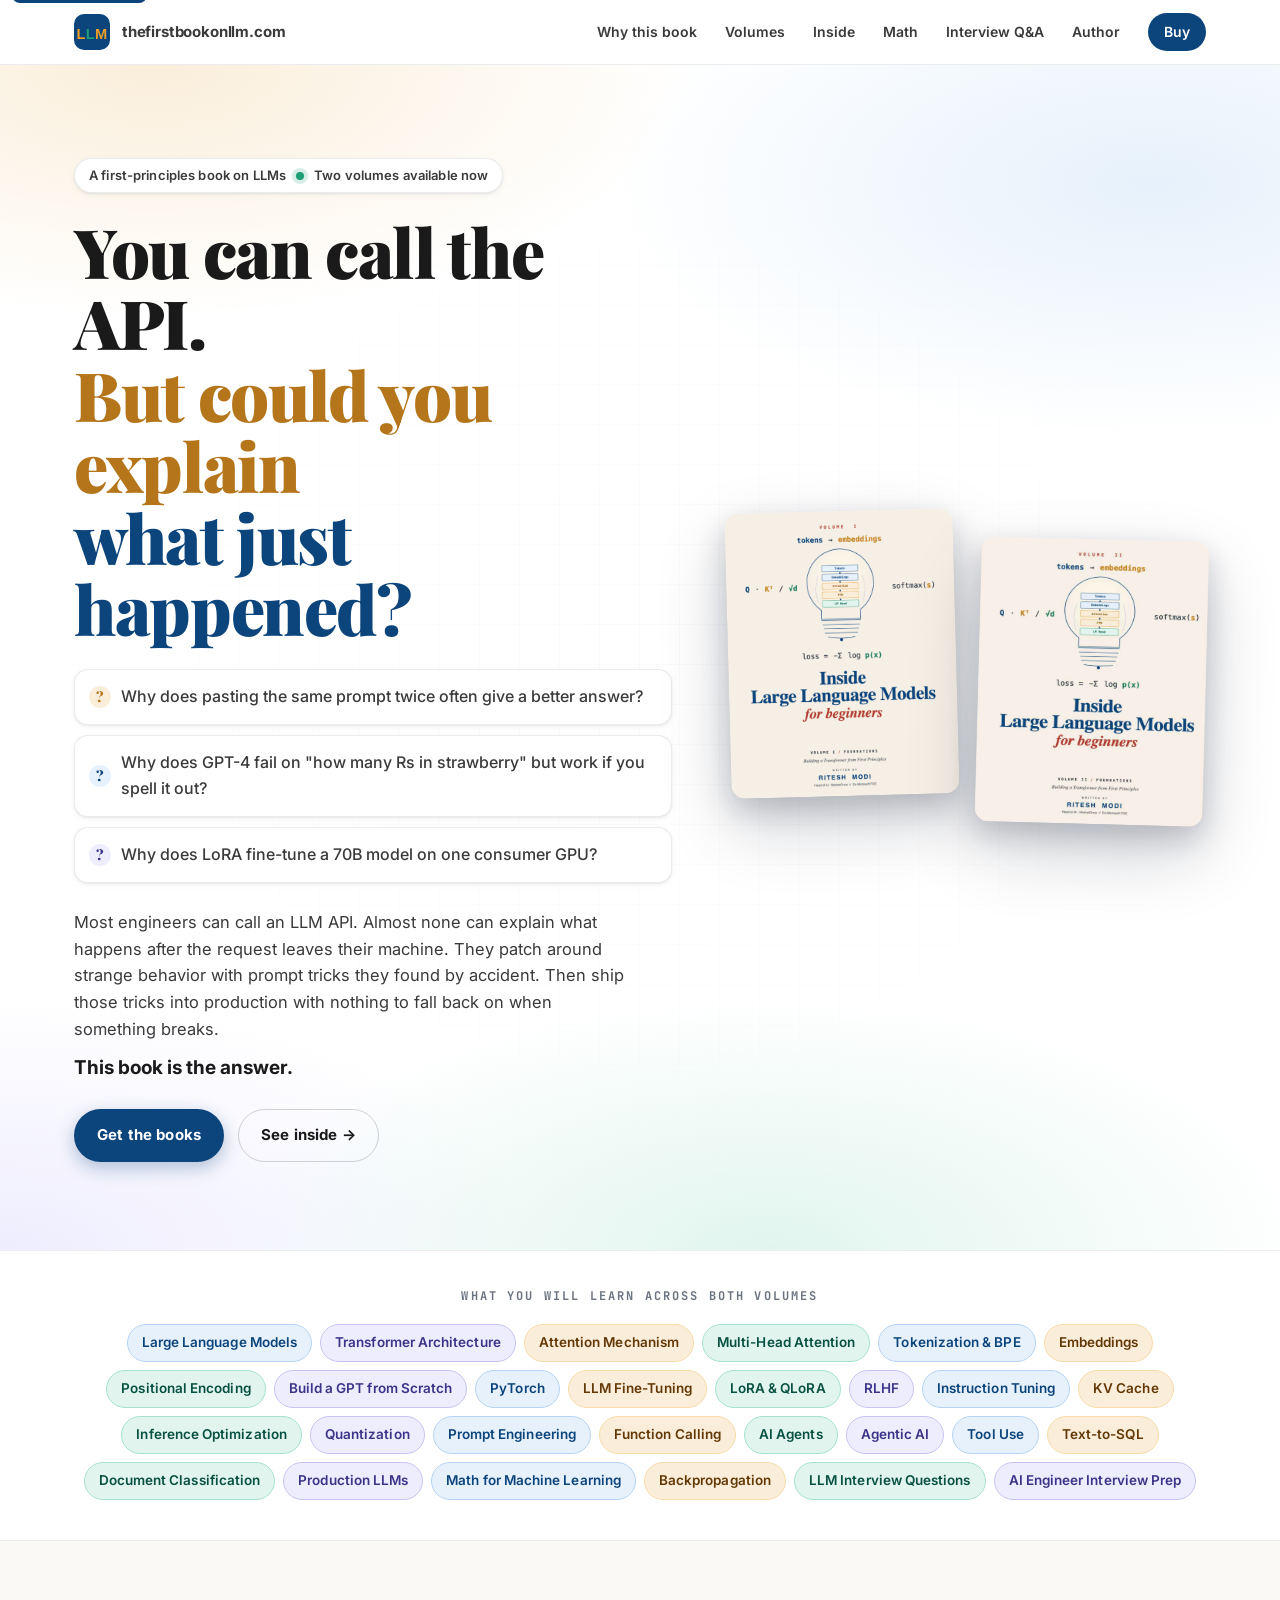
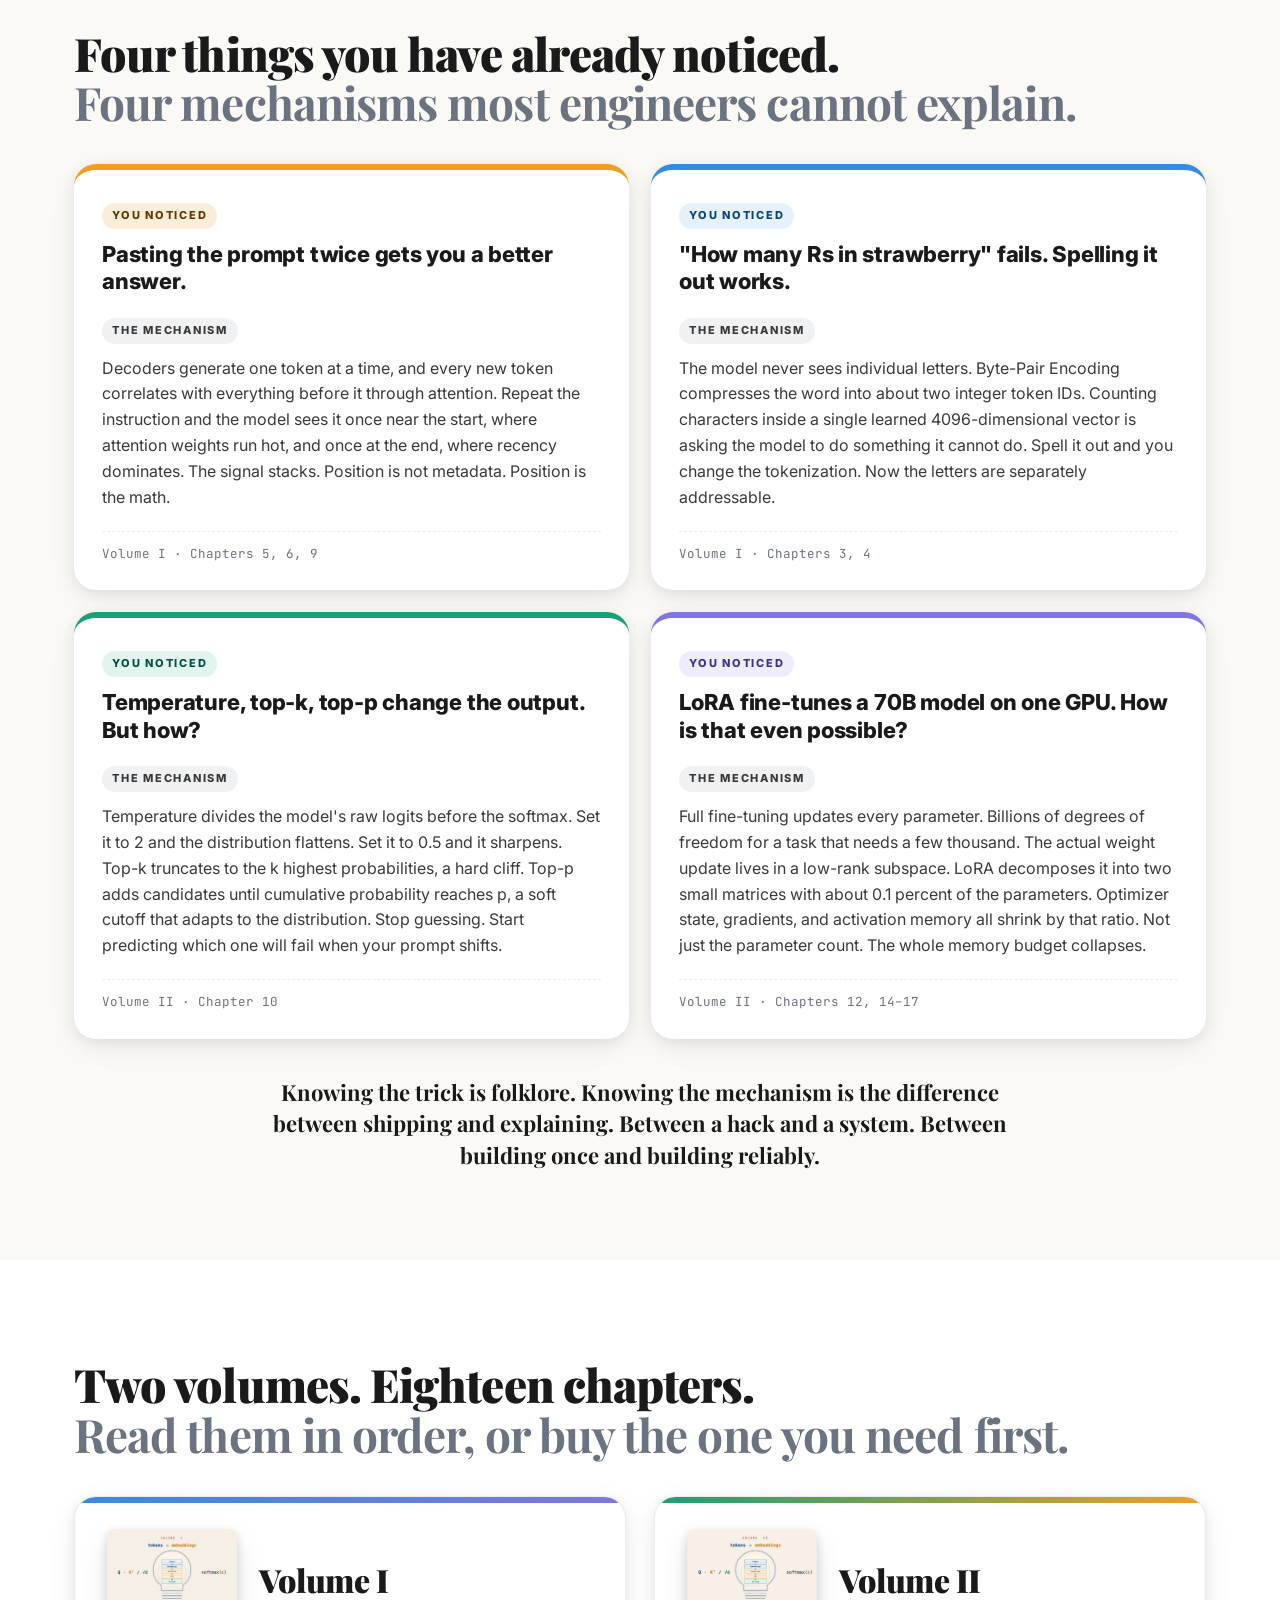
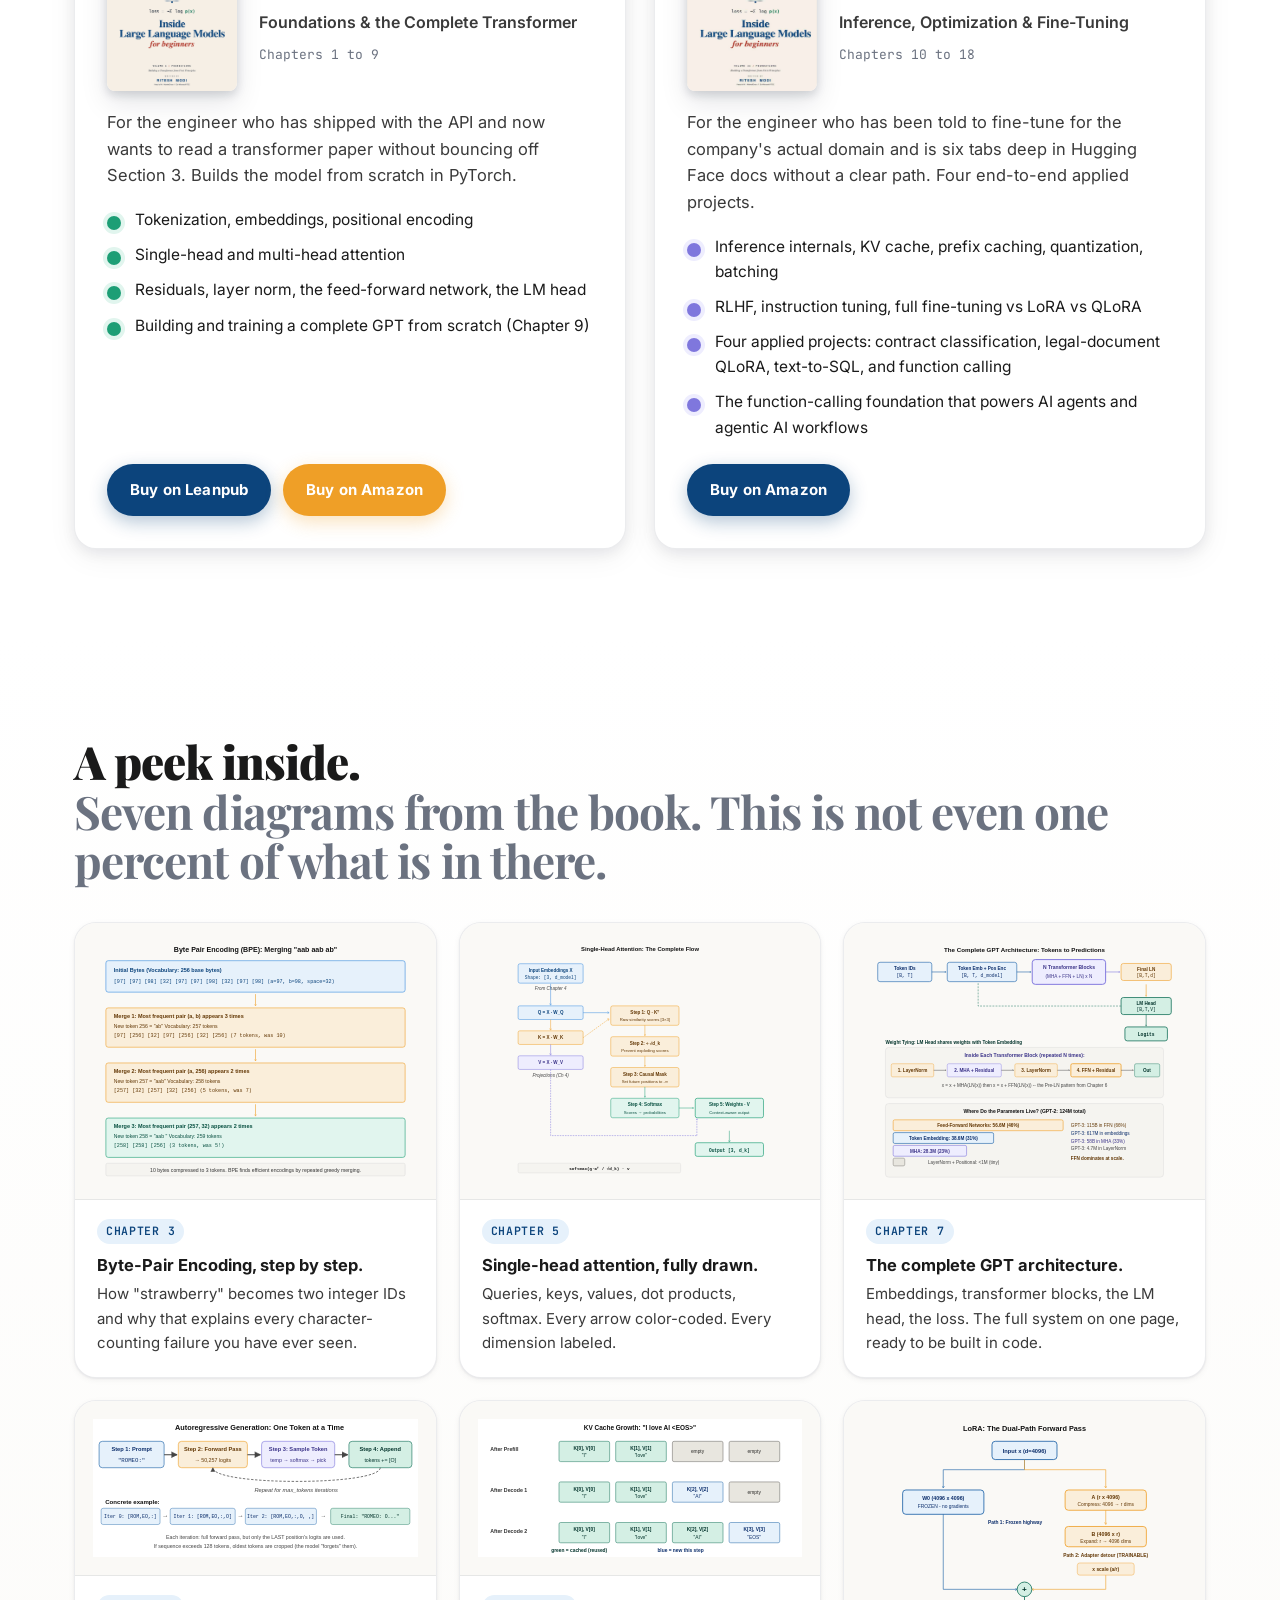
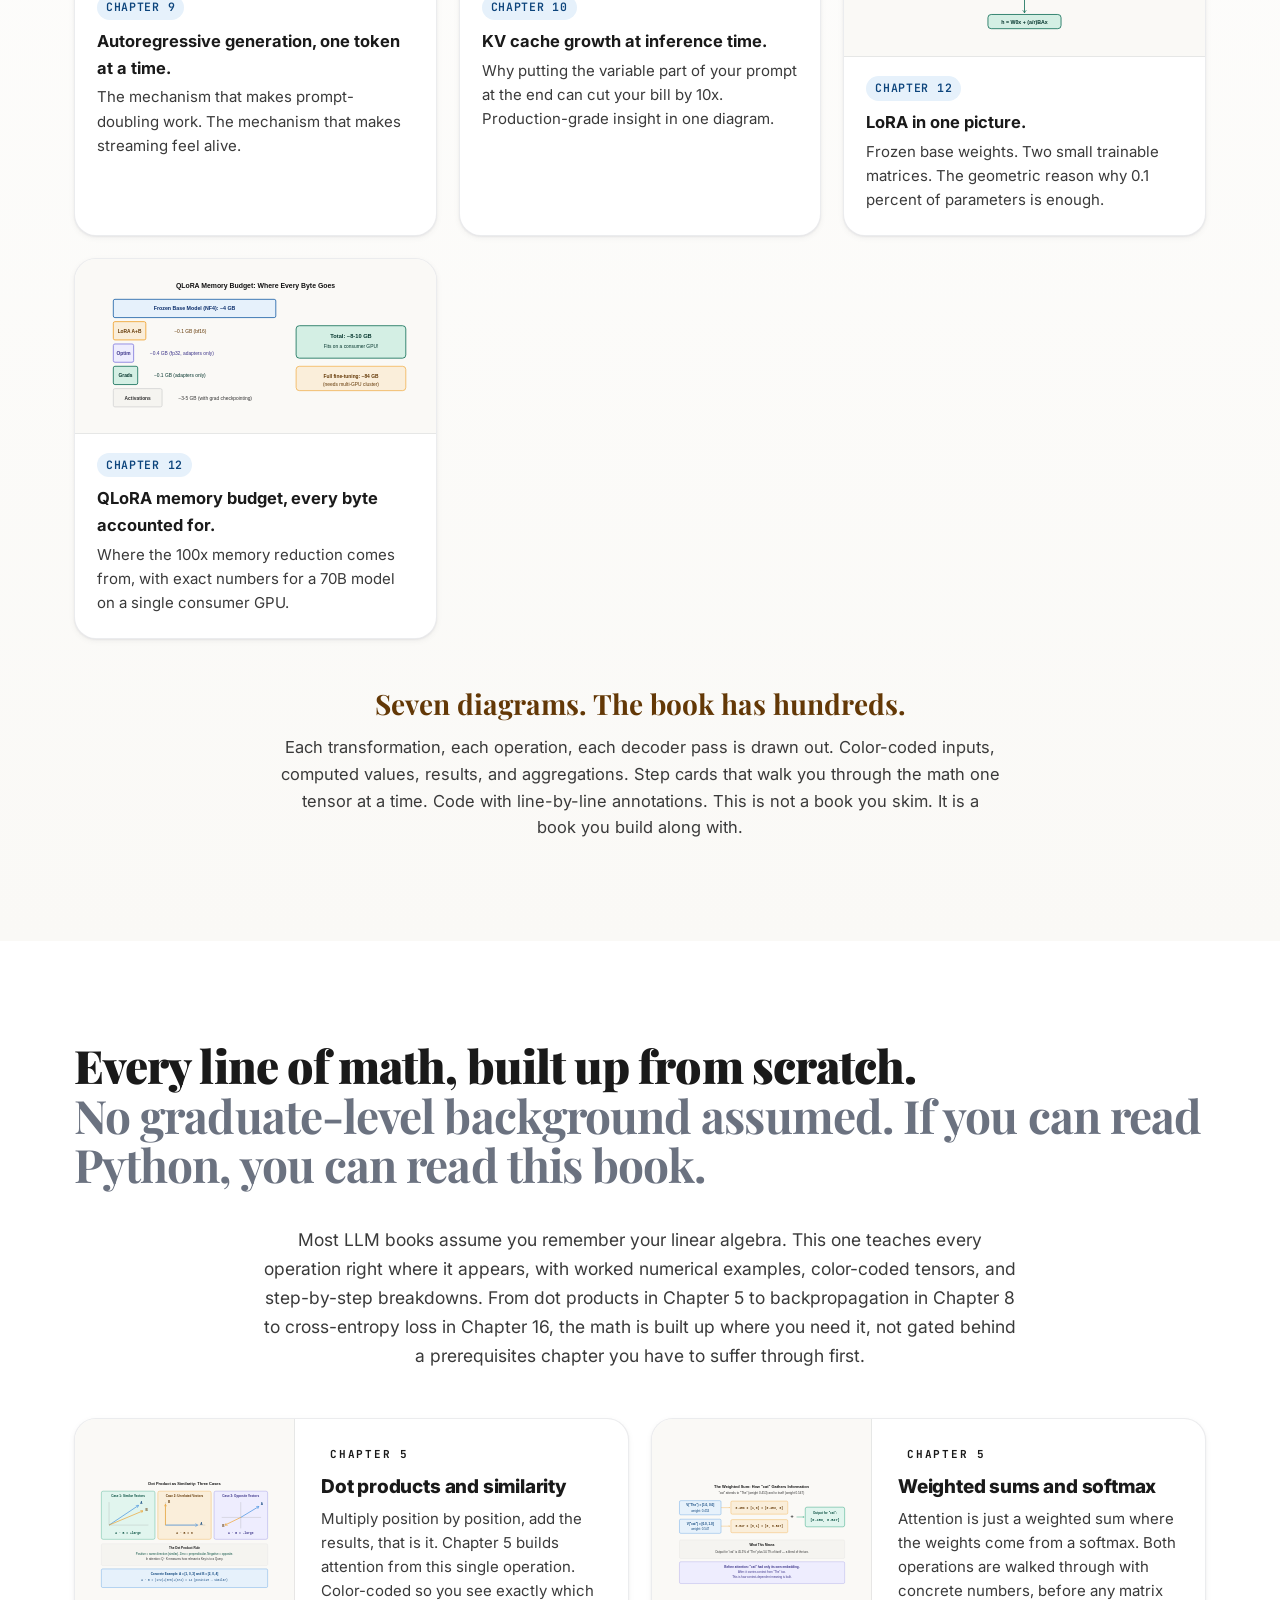
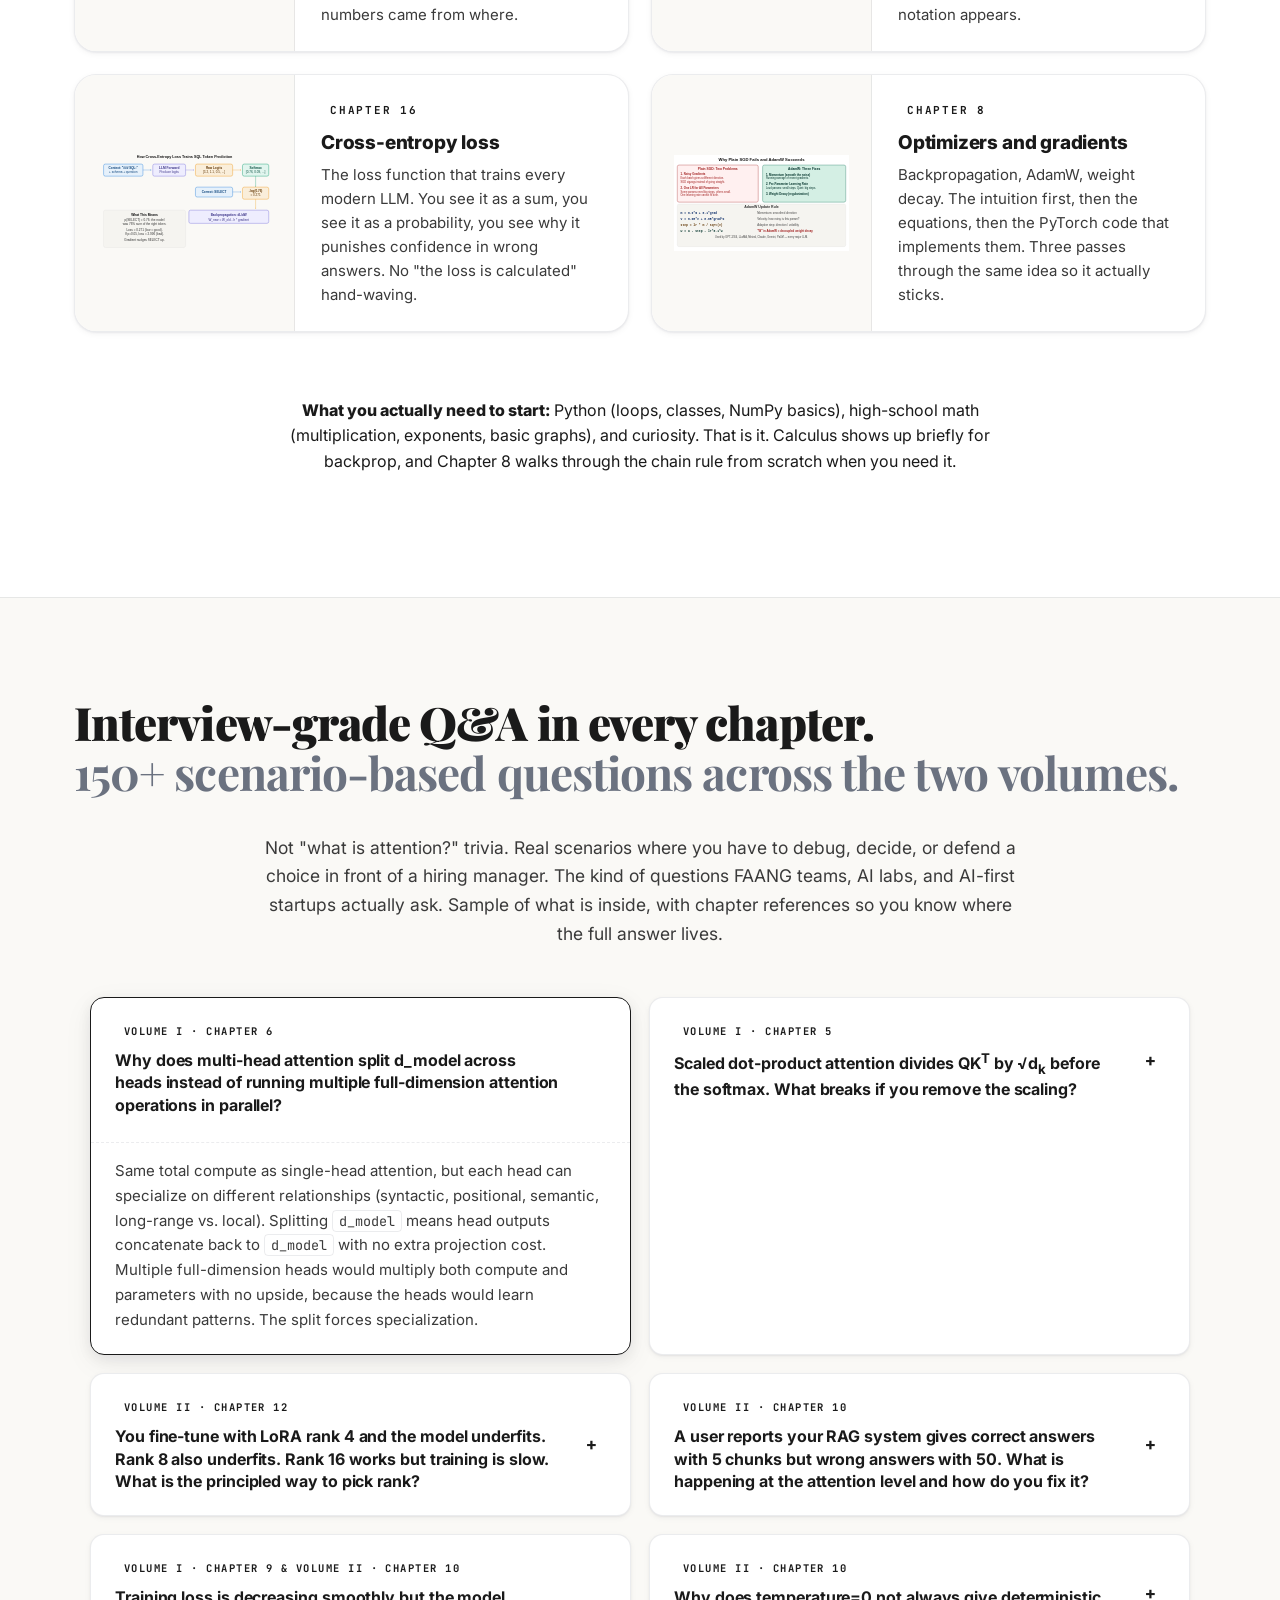
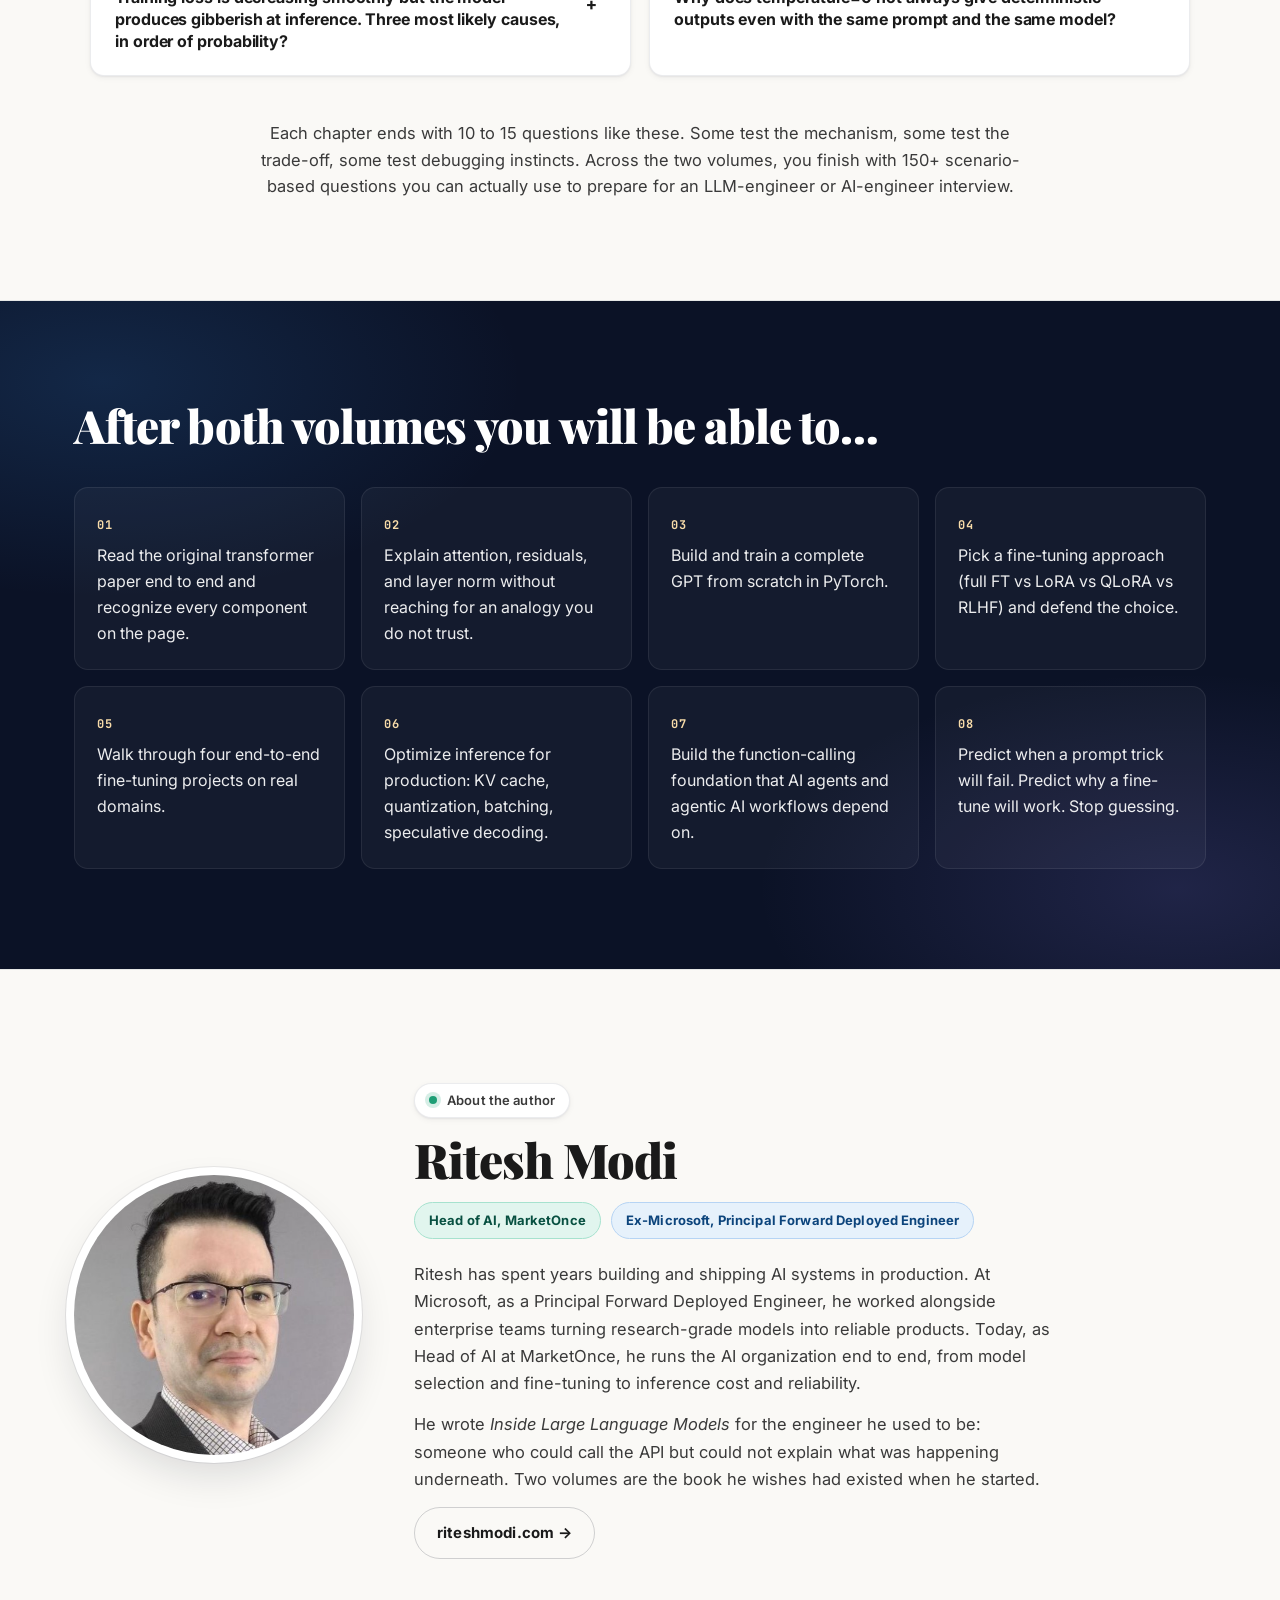
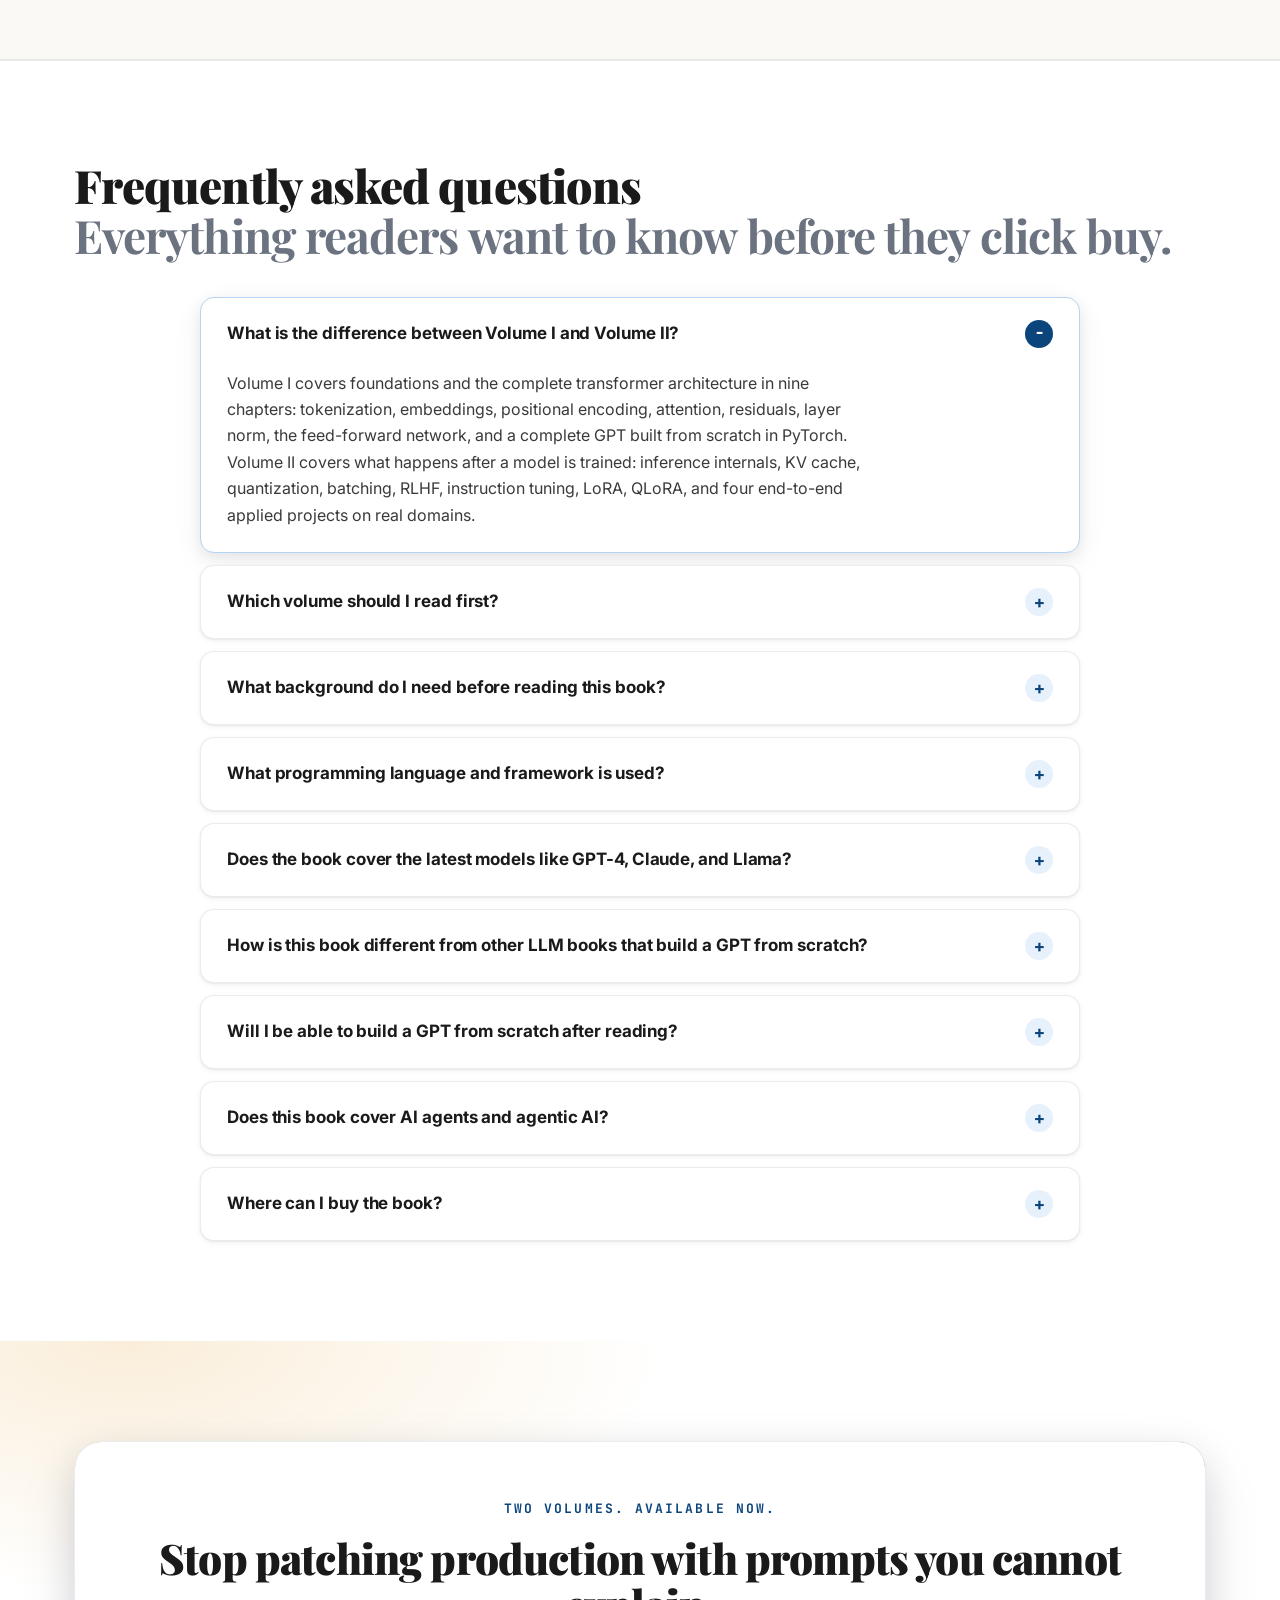
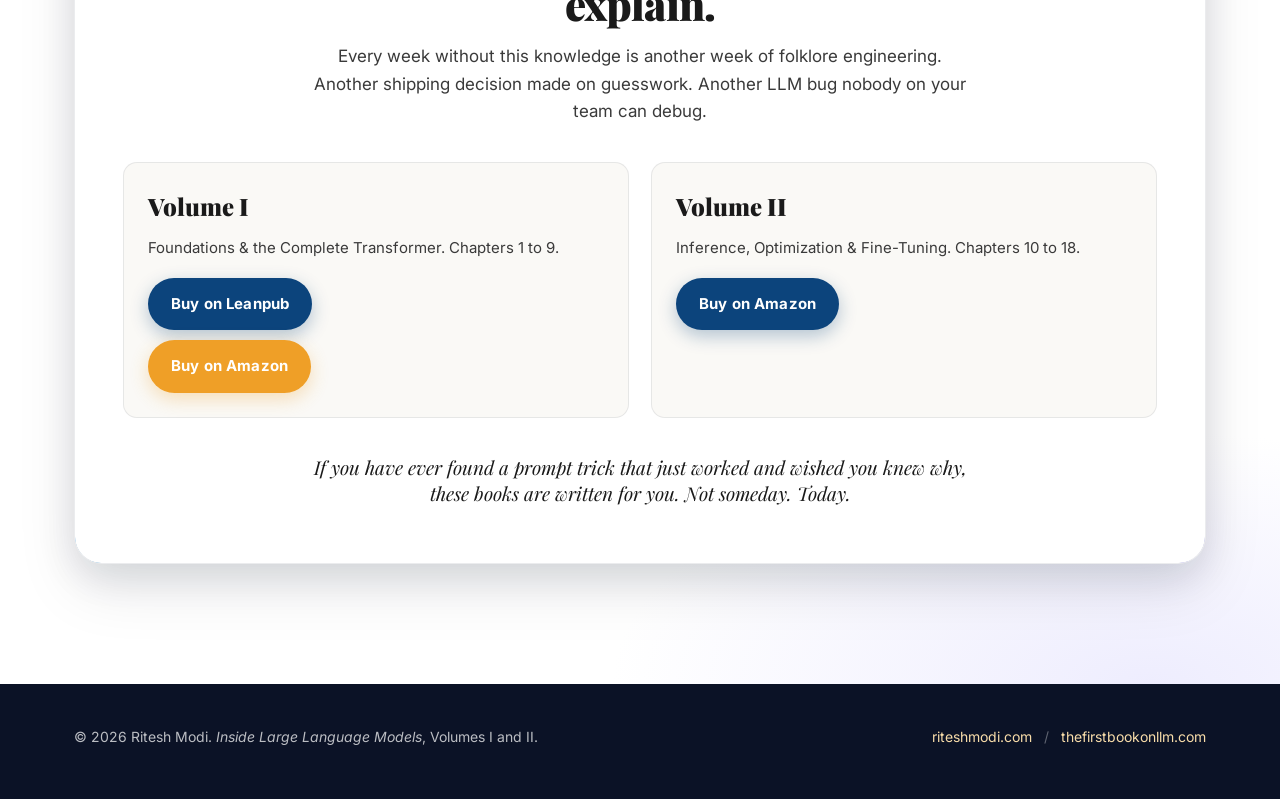
<file: index.html>
<!doctype html>
<html lang="en-US">
<head>
  <meta charset="utf-8">
  <meta name="viewport" content="width=device-width, initial-scale=1, viewport-fit=cover">
  <meta name="theme-color" content="#0C447C">
  <meta name="format-detection" content="telephone=no">
  <meta name="color-scheme" content="light">

  <title>Inside Large Language Models | The First Book on LLMs</title>
  <meta name="description" content="First-principles LLM book: transformers, attention, fine-tuning, LoRA, RLHF, AI agents, math from scratch, plus 150+ interview Q&A. By Ritesh Modi.">
  <meta name="keywords" content="LLM, large language models, AI agents, agentic AI, transformers, attention mechanism, fine-tuning, LoRA, QLoRA, RLHF, function calling, build LLM from scratch, GPT from scratch, LLM book, transformer book, prompt engineering, KV cache, inference optimization, PyTorch, LLM engineering, LLM interview questions, machine learning interview, AI engineer interview, transformer interview questions, math for LLMs, linear algebra for machine learning, dot product attention">

  <meta name="author" content="Ritesh Modi">
  <meta name="robots" content="index, follow, max-image-preview:large, max-snippet:-1, max-video-preview:-1">
  <meta name="googlebot" content="index, follow, max-image-preview:large, max-snippet:-1">
  <link rel="author" href="https://www.riteshmodi.com">

  <link rel="canonical" href="https://thefirstbookonllm.com/">

  <meta property="og:type" content="book">
  <meta property="og:site_name" content="Inside Large Language Models">
  <meta property="og:locale" content="en_US">
  <meta property="og:title" content="Inside Large Language Models | The First Book on LLMs">
  <meta property="og:description" content="Why does pasting the same prompt twice work? Why does GPT-4 fail on 'how many Rs in strawberry'? Why does LoRA fine-tune a 70B model on one GPU? Two volumes on LLMs, transformers, fine-tuning, RLHF, and the function calling behind AI agents.">
  <meta property="og:url" content="https://thefirstbookonllm.com/">
  <meta property="og:image" content="https://thefirstbookonllm.com/Inside-LLMs-Vol1-Cover-2400x3000.jpg">
  <meta property="og:image:secure_url" content="https://thefirstbookonllm.com/Inside-LLMs-Vol1-Cover-2400x3000.jpg">
  <meta property="og:image:type" content="image/jpeg">
  <meta property="og:image:width" content="2400">
  <meta property="og:image:height" content="3000">
  <meta property="og:image:alt" content="Inside Large Language Models, Volume I cover">
  <meta property="book:author" content="https://www.riteshmodi.com">

  <meta name="twitter:card" content="summary_large_image">
  <meta name="twitter:title" content="Inside Large Language Models | The First Book on LLMs">
  <meta name="twitter:description" content="The first book that explains LLM internals through the empirical tricks engineers already discovered. Two volumes by Ritesh Modi.">
  <meta name="twitter:image" content="https://thefirstbookonllm.com/Inside-LLMs-Vol1-Cover-2400x3000.jpg">
  <meta name="twitter:image:alt" content="Inside Large Language Models, Volume I cover">
  <meta name="twitter:creator" content="@automationnext">
  <meta name="twitter:site" content="@automationnext">

  <link rel="preconnect" href="https://fonts.googleapis.com">
  <link rel="preconnect" href="https://fonts.gstatic.com" crossorigin>
  <link rel="dns-prefetch" href="https://leanpub.com">
  <link rel="dns-prefetch" href="https://www.amazon.com">
  <link rel="preload" as="image" href="Inside-LLMs-Vol1-Cover-2400x3000.jpg" fetchpriority="high">
  <link href="https://fonts.googleapis.com/css2?family=Inter:wght@400;500;600;700;800;900&family=JetBrains+Mono:wght@400;600&family=Playfair+Display:wght@700;900&display=swap" rel="stylesheet">

  <link rel="stylesheet" href="styles.css">

  <link rel="manifest" href="site.webmanifest">
  <link rel="sitemap" type="application/xml" href="sitemap.xml">

  <link rel="icon" href="favicon.ico" sizes="any">
  <link rel="icon" type="image/svg+xml" href="favicon.svg">
  <link rel="icon" type="image/png" sizes="32x32" href="favicon-32x32.png">
  <link rel="icon" type="image/png" sizes="16x16" href="favicon-16x16.png">
  <link rel="apple-touch-icon" sizes="180x180" href="apple-touch-icon.png">
  <link rel="alternate" hreflang="en" href="https://thefirstbookonllm.com/">
  <link rel="alternate" hreflang="x-default" href="https://thefirstbookonllm.com/">

  <script type="application/ld+json">
  {
    "@context": "https://schema.org",
    "@graph": [
      {
        "@type": "WebSite",
        "@id": "https://thefirstbookonllm.com/#website",
        "url": "https://thefirstbookonllm.com/",
        "name": "Inside Large Language Models",
        "description": "The first-principles book on LLMs by Ritesh Modi.",
        "inLanguage": "en-US",
        "publisher": { "@id": "https://thefirstbookonllm.com/#author" }
      },
      {
        "@type": "Person",
        "@id": "https://thefirstbookonllm.com/#author",
        "name": "Ritesh Modi",
        "url": "https://www.riteshmodi.com",
        "sameAs": ["https://www.riteshmodi.com"],
        "jobTitle": "Head of AI",
        "worksFor": {
          "@type": "Organization",
          "name": "MarketOnce"
        },
        "alumniOf": {
          "@type": "Organization",
          "name": "Microsoft"
        },
        "image": "https://thefirstbookonllm.com/ritesh.jpeg",
        "description": "Head of AI at MarketOnce. Former Principal Forward Deployed Engineer at Microsoft. Author of Inside Large Language Models, Volumes I and II."
      },
      {
        "@type": "Book",
        "@id": "https://thefirstbookonllm.com/#vol1",
        "name": "Inside Large Language Models, Volume I: Foundations and the Complete Transformer",
        "alternateName": "Inside LLMs Vol I",
        "author": { "@id": "https://thefirstbookonllm.com/#author" },
        "image": "https://thefirstbookonllm.com/Inside-LLMs-Vol1-Cover-2400x3000.jpg",
        "url": "https://thefirstbookonllm.com/#volumes",
        "inLanguage": "en",
        "bookFormat": "https://schema.org/EBook",
        "numberOfPages": 400,
        "description": "First-principles walkthrough of LLM foundations and the complete transformer. Tokenization, embeddings, positional encoding, single-head and multi-head attention, residuals, layer norm, the feed-forward network, the LM head, and a complete GPT built from scratch in PyTorch.",
        "keywords": "LLM, large language models, transformers, transformer architecture, attention mechanism, self-attention, multi-head attention, scaled dot-product attention, tokenization, BPE, byte-pair encoding, embeddings, positional encoding, layer normalization, residual connections, feed-forward network, build LLM from scratch, build GPT from scratch, GPT, decoder-only models, PyTorch, deep learning, neural networks, LLM book, transformer book, LLM interview questions, transformer interview questions, math for LLMs, linear algebra for machine learning, dot product attention, softmax, cross-entropy loss, backpropagation",
        "about": ["Large Language Models", "LLMs", "Transformers", "Transformer Architecture", "Attention Mechanism", "Self-Attention", "Multi-Head Attention", "Scaled Dot-Product Attention", "Tokenization", "Byte-Pair Encoding", "Embeddings", "Positional Encoding", "Layer Normalization", "Residual Connections", "Feed-Forward Network", "PyTorch", "GPT", "Decoder-Only Models", "Build LLM from Scratch", "Build GPT from Scratch", "Deep Learning", "Neural Networks", "Math for Machine Learning", "Linear Algebra for LLMs", "LLM Interview Preparation", "Transformer Interview Questions"],
        "audience": {
          "@type": "Audience",
          "audienceType": "Software engineers shipping with LLM APIs"
        },
        "offers": [
          {
            "@type": "Offer",
            "url": "https://leanpub.com/insidellmvol1",
            "availability": "https://schema.org/InStock",
            "priceCurrency": "USD",
            "seller": { "@type": "Organization", "name": "Leanpub" }
          },
          {
            "@type": "Offer",
            "url": "https://www.amazon.com/Inside-Language-Models-absolute-beginners-ebook/dp/B0GYKKV6FK",
            "availability": "https://schema.org/InStock",
            "priceCurrency": "USD",
            "seller": { "@type": "Organization", "name": "Amazon" }
          }
        ]
      },
      {
        "@type": "Book",
        "@id": "https://thefirstbookonllm.com/#vol2",
        "name": "Inside Large Language Models, Volume II: Inference, Optimization and Fine-Tuning",
        "alternateName": "Inside LLMs Vol II",
        "author": { "@id": "https://thefirstbookonllm.com/#author" },
        "image": "https://thefirstbookonllm.com/Inside-LLMs-Vol2-Cover-2400x3000.jpg",
        "url": "https://thefirstbookonllm.com/#volumes",
        "inLanguage": "en",
        "bookFormat": "https://schema.org/EBook",
        "numberOfPages": 400,
        "description": "Production LLMs and the foundation of AI agents. Inference internals, KV cache, prefix caching, quantization, batching, RLHF, instruction tuning, full fine-tuning, LoRA, QLoRA, and four applied projects including function calling that powers AI agents and agentic AI workflows.",
        "keywords": "LLM fine-tuning, fine-tuning large language models, LoRA, QLoRA, PEFT, parameter-efficient fine-tuning, RLHF, reinforcement learning from human feedback, instruction tuning, inference optimization, KV cache, prefix caching, quantization, batching, function calling, tool use, AI agents, agentic AI, LLM agents, multi-agent systems, text-to-SQL, document classification, production LLMs, LLM engineering, LLM in production, prompt engineering, ML engineer interview, AI engineer interview, LoRA interview question, RAG interview question, LLM interview preparation, fine-tuning interview questions",
        "about": ["LLM Fine-Tuning", "Fine-Tuning Large Language Models", "LoRA", "QLoRA", "PEFT", "Parameter-Efficient Fine-Tuning", "RLHF", "Instruction Tuning", "Inference Optimization", "KV Cache", "Prefix Caching", "Quantization", "Batching", "Function Calling", "Tool Use", "AI Agents", "Agentic AI", "LLM Agents", "Text-to-SQL", "Document Classification", "Production LLMs", "LLM Engineering", "Prompt Engineering", "ML Engineer Interview Preparation", "LLM Interview Questions"],
        "audience": {
          "@type": "Audience",
          "audienceType": "Engineers shipping fine-tuned LLMs into production"
        },
        "offers": {
          "@type": "Offer",
          "url": "https://www.amazon.com/Inside-Language-Models-absolute-beginners-ebook/dp/B0GXGC8YDK/",
          "availability": "https://schema.org/InStock",
          "priceCurrency": "USD",
          "seller": { "@type": "Organization", "name": "Amazon" }
        }
      },
      {
        "@type": "FAQPage",
        "@id": "https://thefirstbookonllm.com/#faq",
        "mainEntity": [
          {
            "@type": "Question",
            "name": "What is the difference between Volume I and Volume II?",
            "acceptedAnswer": {
              "@type": "Answer",
              "text": "Volume I covers foundations and the complete transformer architecture in nine chapters: tokenization, embeddings, positional encoding, attention, residuals, layer norm, the feed-forward network, and a complete GPT built from scratch in PyTorch. Volume II covers what happens after a model is trained: inference internals, KV cache, quantization, batching, RLHF, instruction tuning, LoRA, QLoRA, and four end-to-end applied projects on real domains."
            }
          },
          {
            "@type": "Question",
            "name": "Which volume should I read first?",
            "acceptedAnswer": {
              "@type": "Answer",
              "text": "If you want to understand how transformers work and read research papers without bouncing, start with Volume I. If you need to ship a fine-tuned LLM into production for a specific domain like legal, SQL, function-calling, or classification, Volume II is the faster path to the answers you need."
            }
          },
          {
            "@type": "Question",
            "name": "What background do I need before reading this book?",
            "acceptedAnswer": {
              "@type": "Answer",
              "text": "Comfort with Python (loops, classes, NumPy basics) and a working understanding of neural networks at a high level. You do not need a graduate degree, you do not need to have read the original transformer paper, and you do not need linear algebra beyond matrix multiplication and dot products. Every concept is built up from intuition first, math second."
            }
          },
          {
            "@type": "Question",
            "name": "What programming language and framework is used?",
            "acceptedAnswer": {
              "@type": "Answer",
              "text": "PyTorch throughout. Volume I builds a complete GPT from scratch in PyTorch in Chapter 9. Volume II uses PyTorch with Hugging Face Transformers and PEFT for the four applied fine-tuning projects."
            }
          },
          {
            "@type": "Question",
            "name": "Does the book cover the latest models like GPT-4, Claude, and Llama?",
            "acceptedAnswer": {
              "@type": "Answer",
              "text": "The mechanisms taught in the book are what every modern LLM is built on: decoder architecture, tokenization, attention, KV cache, RLHF, LoRA. Once you understand these, every commercial model you use, including GPT-4, Claude, Gemini, and the Llama family, becomes legible. The book teaches the substrate, not the API surface."
            }
          },
          {
            "@type": "Question",
            "name": "How is this book different from other LLM books that build a GPT from scratch?",
            "acceptedAnswer": {
              "@type": "Answer",
              "text": "Most build-from-scratch books stop at training a small GPT. Inside Large Language Models keeps going. After Volume I builds and trains the model, Volume II walks through production inference, optimization, RLHF, and four applied fine-tuning projects on real domains: contract classification, legal QLoRA, text-to-SQL, and function calling. You finish with a model in production, not just a model on disk."
            }
          },
          {
            "@type": "Question",
            "name": "Will I be able to build a GPT from scratch after reading?",
            "acceptedAnswer": {
              "@type": "Answer",
              "text": "Chapter 9 of Volume I is exactly this exercise. By the end you will have written every component of a GPT in PyTorch and trained it on real text. Every line is annotated. Every tensor shape is shown."
            }
          },
          {
            "@type": "Question",
            "name": "Does this book cover AI agents and agentic AI?",
            "acceptedAnswer": {
              "@type": "Answer",
              "text": "Chapter 17 of Volume II covers function calling end to end: the LLM-side capability that AI agents and agentic AI workflows depend on. Tool use, structured output, the model-side mechanics that let an LLM decide which function to call and what arguments to pass. The book does not cover specific agent frameworks like LangChain, AutoGPT, or CrewAI. It teaches the LLM-side foundation that every agent framework builds on. Once you understand function calling at the level this book teaches, every agent framework becomes a thin wrapper around what you already know."
            }
          },
          {
            "@type": "Question",
            "name": "Where can I buy the book?",
            "acceptedAnswer": {
              "@type": "Answer",
              "text": "Volume I is available on Leanpub and Amazon. Volume II is available on Amazon. Direct links are at the top and bottom of this page."
            }
          }
        ]
      }
    ]
  }
  </script>
</head>
<body>

<a class="skip-link" href="#top">Skip to content</a>

<header class="topbar" role="banner">
  <div class="container topbar-row">
    <a class="brand" href="#top" aria-label="Inside Large Language Models, home">
      <span class="brand-mark" aria-hidden="true">
        <svg viewBox="0 0 64 64" xmlns="http://www.w3.org/2000/svg" focusable="false">
          <rect width="64" height="64" rx="12" fill="#0C447C"/>
          <text x="32" y="44" text-anchor="middle" font-family="Arial Black, Arial, sans-serif" font-weight="900" font-size="26" letter-spacing="0.5">
            <tspan fill="#EF9F27">L</tspan><tspan fill="#1D9E75">L</tspan><tspan fill="#EF9F27">M</tspan>
          </text>
        </svg>
      </span>
      <span class="brand-text">thefirstbookonllm.com</span>
    </a>
    <nav class="topnav" aria-label="Primary">
      <a href="#why">Why this book</a>
      <a href="#volumes">Volumes</a>
      <a href="#peek">Inside</a>
      <a href="#math">Math</a>
      <a href="#qna">Interview Q&amp;A</a>
      <a href="#author">Author</a>
      <a href="#buy" class="nav-cta">Buy</a>
    </nav>
  </div>
</header>

<main id="top">

  <section class="hero">
    <div class="container hero-grid">
      <div class="hero-copy">
        <p class="kicker">A first-principles book on LLMs <span class="dot"></span> Two volumes available now</p>
        <h1 class="display">
          You can call the API.<br>
          <span class="hl-amber">But could you explain</span><br>
          <span class="hl-blue">what just happened?</span>
        </h1>
        <ul class="hero-questions">
          <li>Why does pasting the same prompt twice often give a better answer?</li>
          <li>Why does GPT-4 fail on "how many Rs in strawberry" but work if you spell it out?</li>
          <li>Why does LoRA fine-tune a 70B model on one consumer GPU?</li>
        </ul>
        <p class="hero-tag">Most engineers can call an LLM API. Almost none can explain what happens after the request leaves their machine. They patch around strange behavior with prompt tricks they found by accident. Then ship those tricks into production with nothing to fall back on when something breaks.</p>
        <p class="hero-tag emph">This book is the answer.</p>
        <div class="hero-ctas">
          <a class="btn btn-primary" href="#buy">Get the books</a>
          <a class="btn btn-ghost" href="#peek">See inside &rarr;</a>
        </div>
      </div>
      <div class="hero-art">
        <img class="cover cover-vol1"
             src="Inside-LLMs-Vol1-Cover-2400x3000.jpg"
             alt="Inside Large Language Models, Volume I: Foundations and the Complete Transformer"
             width="2400" height="3000" fetchpriority="high">
        <img class="cover cover-vol2"
             src="Inside-LLMs-Vol2-Cover-2400x3000.jpg"
             alt="Inside Large Language Models, Volume II: Inference, Optimization, and Fine-Tuning"
             width="2400" height="3000" loading="lazy">
      </div>
    </div>
  </section>

  <section class="topics-strip" aria-label="Topics covered in the book">
    <div class="container">
      <p class="topics-label">What you will learn across both volumes</p>
      <ul class="topics-cloud">
        <li class="topic-pill t-blue">Large Language Models</li>
        <li class="topic-pill t-purple">Transformer Architecture</li>
        <li class="topic-pill t-amber">Attention Mechanism</li>
        <li class="topic-pill t-green">Multi-Head Attention</li>
        <li class="topic-pill t-blue">Tokenization &amp; BPE</li>
        <li class="topic-pill t-amber">Embeddings</li>
        <li class="topic-pill t-green">Positional Encoding</li>
        <li class="topic-pill t-purple">Build a GPT from Scratch</li>
        <li class="topic-pill t-blue">PyTorch</li>
        <li class="topic-pill t-amber">LLM Fine-Tuning</li>
        <li class="topic-pill t-green">LoRA &amp; QLoRA</li>
        <li class="topic-pill t-purple">RLHF</li>
        <li class="topic-pill t-blue">Instruction Tuning</li>
        <li class="topic-pill t-amber">KV Cache</li>
        <li class="topic-pill t-green">Inference Optimization</li>
        <li class="topic-pill t-purple">Quantization</li>
        <li class="topic-pill t-blue">Prompt Engineering</li>
        <li class="topic-pill t-amber">Function Calling</li>
        <li class="topic-pill t-green">AI Agents</li>
        <li class="topic-pill t-purple">Agentic AI</li>
        <li class="topic-pill t-blue">Tool Use</li>
        <li class="topic-pill t-amber">Text-to-SQL</li>
        <li class="topic-pill t-green">Document Classification</li>
        <li class="topic-pill t-purple">Production LLMs</li>
        <li class="topic-pill t-blue">Math for Machine Learning</li>
        <li class="topic-pill t-amber">Backpropagation</li>
        <li class="topic-pill t-green">LLM Interview Questions</li>
        <li class="topic-pill t-purple">AI Engineer Interview Prep</li>
      </ul>
    </div>
  </section>

  <section id="why" class="why">
    <div class="container">
      <h2 class="section-title">
        <span>Four things</span> you have already noticed.<br>
        <span class="muted">Four mechanisms most engineers cannot explain.</span>
      </h2>

      <div class="why-grid">

        <article class="card card-amber">
          <div class="card-tag">You noticed</div>
          <h3>Pasting the prompt twice gets you a better answer.</h3>
          <div class="card-tag mech">The mechanism</div>
          <p>Decoders generate one token at a time, and every new token correlates with everything before it through attention. Repeat the instruction and the model sees it once near the start, where attention weights run hot, and once at the end, where recency dominates. The signal stacks. Position is not metadata. Position is the math.</p>
          <div class="card-foot">Volume I &middot; Chapters 5, 6, 9</div>
        </article>

        <article class="card card-blue">
          <div class="card-tag">You noticed</div>
          <h3>"How many Rs in strawberry" fails. Spelling it out works.</h3>
          <div class="card-tag mech">The mechanism</div>
          <p>The model never sees individual letters. Byte-Pair Encoding compresses the word into about two integer token IDs. Counting characters inside a single learned 4096-dimensional vector is asking the model to do something it cannot do. Spell it out and you change the tokenization. Now the letters are separately addressable.</p>
          <div class="card-foot">Volume I &middot; Chapters 3, 4</div>
        </article>

        <article class="card card-green">
          <div class="card-tag">You noticed</div>
          <h3>Temperature, top-k, top-p change the output. But how?</h3>
          <div class="card-tag mech">The mechanism</div>
          <p>Temperature divides the model's raw logits before the softmax. Set it to 2 and the distribution flattens. Set it to 0.5 and it sharpens. Top-k truncates to the k highest probabilities, a hard cliff. Top-p adds candidates until cumulative probability reaches p, a soft cutoff that adapts to the distribution. Stop guessing. Start predicting which one will fail when your prompt shifts.</p>
          <div class="card-foot">Volume II &middot; Chapter 10</div>
        </article>

        <article class="card card-purple">
          <div class="card-tag">You noticed</div>
          <h3>LoRA fine-tunes a 70B model on one GPU. How is that even possible?</h3>
          <div class="card-tag mech">The mechanism</div>
          <p>Full fine-tuning updates every parameter. Billions of degrees of freedom for a task that needs a few thousand. The actual weight update lives in a low-rank subspace. LoRA decomposes it into two small matrices with about 0.1 percent of the parameters. Optimizer state, gradients, and activation memory all shrink by that ratio. Not just the parameter count. The whole memory budget collapses.</p>
          <div class="card-foot">Volume II &middot; Chapters 12, 14&ndash;17</div>
        </article>

      </div>

      <p class="why-coda">Knowing the trick is folklore. Knowing the mechanism is the difference between shipping and explaining. Between a hack and a system. Between building once and building reliably.</p>
    </div>
  </section>

  <section id="volumes" class="volumes">
    <div class="container">
      <h2 class="section-title">
        <span>Two volumes.</span> Eighteen chapters.<br>
        <span class="muted">Read them in order, or buy the one you need first.</span>
      </h2>

      <div class="volume-grid">

        <article class="volume volume-vol1">
          <div class="volume-head">
            <img class="cover-mini"
                 src="Inside-LLMs-Vol1-Cover-2400x3000.jpg"
                 alt="Volume I cover"
                 width="2400" height="3000" loading="lazy">
            <div class="volume-meta">
              <h3>Volume I</h3>
              <p class="volume-sub">Foundations &amp; the Complete Transformer</p>
              <p class="volume-chapters">Chapters 1 to 9</p>
            </div>
          </div>
          <p class="volume-pitch">For the engineer who has shipped with the API and now wants to read a transformer paper without bouncing off Section 3. Builds the model from scratch in PyTorch.</p>
          <ul class="volume-topics">
            <li>Tokenization, embeddings, positional encoding</li>
            <li>Single-head and multi-head attention</li>
            <li>Residuals, layer norm, the feed-forward network, the LM head</li>
            <li>Building and training a complete GPT from scratch (Chapter 9)</li>
          </ul>
          <div class="volume-buy">
            <a class="btn btn-primary" href="https://leanpub.com/insidellmvol1" target="_blank" rel="noopener">Buy on Leanpub</a>
            <a class="btn btn-secondary" href="https://www.amazon.com/Inside-Language-Models-absolute-beginners-ebook/dp/B0GYKKV6FK" target="_blank" rel="noopener">Buy on Amazon</a>
          </div>
        </article>

        <article class="volume volume-vol2">
          <div class="volume-head">
            <img class="cover-mini"
                 src="Inside-LLMs-Vol2-Cover-2400x3000.jpg"
                 alt="Volume II cover"
                 width="2400" height="3000" loading="lazy">
            <div class="volume-meta">
              <h3>Volume II</h3>
              <p class="volume-sub">Inference, Optimization &amp; Fine-Tuning</p>
              <p class="volume-chapters">Chapters 10 to 18</p>
            </div>
          </div>
          <p class="volume-pitch">For the engineer who has been told to fine-tune for the company's actual domain and is six tabs deep in Hugging Face docs without a clear path. Four end-to-end applied projects.</p>
          <ul class="volume-topics">
            <li>Inference internals, KV cache, prefix caching, quantization, batching</li>
            <li>RLHF, instruction tuning, full fine-tuning vs LoRA vs QLoRA</li>
            <li>Four applied projects: contract classification, legal-document QLoRA, text-to-SQL, and function calling</li>
            <li>The function-calling foundation that powers AI agents and agentic AI workflows</li>
          </ul>
          <div class="volume-buy">
            <a class="btn btn-primary" href="https://www.amazon.com/Inside-Language-Models-absolute-beginners-ebook/dp/B0GXGC8YDK/" target="_blank" rel="noopener">Buy on Amazon</a>
          </div>
        </article>

      </div>
    </div>
  </section>

  <section id="peek" class="peek">
    <div class="container">
      <h2 class="section-title">
        <span>A peek inside.</span><br>
        <span class="muted">Seven diagrams from the book. This is not even one percent of what is in there.</span>
      </h2>

      <div class="peek-grid">

        <figure class="peek-item">
          <div class="peek-svg"><img src="diagrams/bpe.svg" alt="Byte-Pair Encoding tokenization process"></div>
          <figcaption>
            <span class="peek-chapter">Chapter 3</span>
            <strong>Byte-Pair Encoding, step by step.</strong>
            How "strawberry" becomes two integer IDs and why that explains every character-counting failure you have ever seen.
          </figcaption>
        </figure>

        <figure class="peek-item">
          <div class="peek-svg"><img src="diagrams/attention.svg" alt="Single-head attention overview"></div>
          <figcaption>
            <span class="peek-chapter">Chapter 5</span>
            <strong>Single-head attention, fully drawn.</strong>
            Queries, keys, values, dot products, softmax. Every arrow color-coded. Every dimension labeled.
          </figcaption>
        </figure>

        <figure class="peek-item">
          <div class="peek-svg"><img src="diagrams/gpt.svg" alt="Complete GPT architecture"></div>
          <figcaption>
            <span class="peek-chapter">Chapter 7</span>
            <strong>The complete GPT architecture.</strong>
            Embeddings, transformer blocks, the LM head, the loss. The full system on one page, ready to be built in code.
          </figcaption>
        </figure>

        <figure class="peek-item">
          <div class="peek-svg"><img src="diagrams/autoregressive.svg" alt="Autoregressive generation flow"></div>
          <figcaption>
            <span class="peek-chapter">Chapter 9</span>
            <strong>Autoregressive generation, one token at a time.</strong>
            The mechanism that makes prompt-doubling work. The mechanism that makes streaming feel alive.
          </figcaption>
        </figure>

        <figure class="peek-item">
          <div class="peek-svg"><img src="diagrams/kvcache.svg" alt="KV cache growth"></div>
          <figcaption>
            <span class="peek-chapter">Chapter 10</span>
            <strong>KV cache growth at inference time.</strong>
            Why putting the variable part of your prompt at the end can cut your bill by 10x. Production-grade insight in one diagram.
          </figcaption>
        </figure>

        <figure class="peek-item">
          <div class="peek-svg"><img src="diagrams/lora.svg" alt="LoRA architecture"></div>
          <figcaption>
            <span class="peek-chapter">Chapter 12</span>
            <strong>LoRA in one picture.</strong>
            Frozen base weights. Two small trainable matrices. The geometric reason why 0.1 percent of parameters is enough.
          </figcaption>
        </figure>

        <figure class="peek-item">
          <div class="peek-svg"><img src="diagrams/qlora.svg" alt="QLoRA memory budget"></div>
          <figcaption>
            <span class="peek-chapter">Chapter 12</span>
            <strong>QLoRA memory budget, every byte accounted for.</strong>
            Where the 100x memory reduction comes from, with exact numbers for a 70B model on a single consumer GPU.
          </figcaption>
        </figure>

      </div>

      <div class="peek-coda">
        <p><strong>Seven diagrams. The book has hundreds.</strong></p>
        <p>Each transformation, each operation, each decoder pass is drawn out. Color-coded inputs, computed values, results, and aggregations. Step cards that walk you through the math one tensor at a time. Code with line-by-line annotations. This is not a book you skim. It is a book you build along with.</p>
      </div>
    </div>
  </section>

  <section id="math" class="math-section">
    <div class="container">
      <h2 class="section-title">
        <span>Every line of math, built up from scratch.</span><br>
        <span class="muted">No graduate-level background assumed. If you can read Python, you can read this book.</span>
      </h2>
      <p class="section-lede">
        Most LLM books assume you remember your linear algebra. This one teaches every operation right where it appears, with worked numerical examples, color-coded tensors, and step-by-step breakdowns. From dot products in Chapter 5 to backpropagation in Chapter 8 to cross-entropy loss in Chapter 16, the math is built up where you need it, not gated behind a prerequisites chapter you have to suffer through first.
      </p>

      <div class="math-grid">

        <article class="math-card">
          <div class="math-svg"><img src="diagrams/math-dot-product.svg" alt="Dot product similarity broken down step by step with color-coded vectors" loading="lazy"></div>
          <div class="math-body">
            <span class="math-chapter">Chapter 5</span>
            <h3>Dot products and similarity</h3>
            <p>Multiply position by position, add the results, that is it. Chapter 5 builds attention from this single operation. Color-coded so you see exactly which numbers came from where.</p>
          </div>
        </article>

        <article class="math-card">
          <div class="math-svg"><img src="diagrams/math-weighted-sum.svg" alt="Weighted sum operation with attention weights and value vectors" loading="lazy"></div>
          <div class="math-body">
            <span class="math-chapter">Chapter 5</span>
            <h3>Weighted sums and softmax</h3>
            <p>Attention is just a weighted sum where the weights come from a softmax. Both operations are walked through with concrete numbers, before any matrix notation appears.</p>
          </div>
        </article>

        <article class="math-card">
          <div class="math-svg"><img src="diagrams/math-cross-entropy.svg" alt="Cross-entropy loss calculation step by step from logits to scalar loss" loading="lazy"></div>
          <div class="math-body">
            <span class="math-chapter">Chapter 16</span>
            <h3>Cross-entropy loss</h3>
            <p>The loss function that trains every modern LLM. You see it as a sum, you see it as a probability, you see why it punishes confidence in wrong answers. No "the loss is calculated" hand-waving.</p>
          </div>
        </article>

        <article class="math-card">
          <div class="math-svg"><img src="diagrams/math-adamw.svg" alt="AdamW optimizer intuition with momentum and adaptive learning rate" loading="lazy"></div>
          <div class="math-body">
            <span class="math-chapter">Chapter 8</span>
            <h3>Optimizers and gradients</h3>
            <p>Backpropagation, AdamW, weight decay. The intuition first, then the equations, then the PyTorch code that implements them. Three passes through the same idea so it actually sticks.</p>
          </div>
        </article>

      </div>

      <p class="math-coda">
        <strong>What you actually need to start:</strong> Python (loops, classes, NumPy basics), high-school math (multiplication, exponents, basic graphs), and curiosity. That is it. Calculus shows up briefly for backprop, and Chapter 8 walks through the chain rule from scratch when you need it.
      </p>
    </div>
  </section>

  <section id="qna" class="qna-section">
    <div class="container">
      <h2 class="section-title">
        <span>Interview-grade Q&amp;A in every chapter.</span><br>
        <span class="muted">150+ scenario-based questions across the two volumes.</span>
      </h2>
      <p class="section-lede">
        Not "what is attention?" trivia. Real scenarios where you have to debug, decide, or defend a choice in front of a hiring manager. The kind of questions FAANG teams, AI labs, and AI-first startups actually ask. Sample of what is inside, with chapter references so you know where the full answer lives.
      </p>

      <div class="qna-grid">

        <details class="qna-card" open>
          <summary>
            <span class="qna-tag">Volume I &middot; Chapter 6</span>
            <span class="qna-q">Why does multi-head attention split d_model across heads instead of running multiple full-dimension attention operations in parallel?</span>
            <span class="qna-toggle" aria-hidden="true">+</span>
          </summary>
          <div class="qna-a">
            <p>Same total compute as single-head attention, but each head can specialize on different relationships (syntactic, positional, semantic, long-range vs. local). Splitting <code>d_model</code> means head outputs concatenate back to <code>d_model</code> with no extra projection cost. Multiple full-dimension heads would multiply both compute and parameters with no upside, because the heads would learn redundant patterns. The split forces specialization.</p>
          </div>
        </details>

        <details class="qna-card">
          <summary>
            <span class="qna-tag">Volume I &middot; Chapter 5</span>
            <span class="qna-q">Scaled dot-product attention divides QK<sup>T</sup> by &radic;d<sub>k</sub> before the softmax. What breaks if you remove the scaling?</span>
            <span class="qna-toggle" aria-hidden="true">+</span>
          </summary>
          <div class="qna-a">
            <p>As <code>d_k</code> grows, the variance of the dot products grows with it. Without scaling, the softmax inputs blow up, the distribution saturates into a near one-hot, and the gradient through the non-attended entries goes to zero. Training stalls. Dividing by &radic;d<sub>k</sub> keeps the dot products in a regime where the softmax stays smooth and gradients flow to every key position.</p>
          </div>
        </details>

        <details class="qna-card">
          <summary>
            <span class="qna-tag">Volume II &middot; Chapter 12</span>
            <span class="qna-q">You fine-tune with LoRA rank 4 and the model underfits. Rank 8 also underfits. Rank 16 works but training is slow. What is the principled way to pick rank?</span>
            <span class="qna-toggle" aria-hidden="true">+</span>
          </summary>
          <div class="qna-a">
            <p>The intrinsic dimension of the task-specific weight update sets the minimum rank. Probe-train on a small subset of your data across ranks 4, 8, 16, 32. The smallest rank where validation loss plateaus is your answer. If even rank 32 underfits, the task likely requires moving general capabilities, not specializing them. At that point you reach for QLoRA at higher rank or full fine-tuning.</p>
          </div>
        </details>

        <details class="qna-card">
          <summary>
            <span class="qna-tag">Volume II &middot; Chapter 10</span>
            <span class="qna-q">A user reports your RAG system gives correct answers with 5 chunks but wrong answers with 50. What is happening at the attention level and how do you fix it?</span>
            <span class="qna-toggle" aria-hidden="true">+</span>
          </summary>
          <div class="qna-a">
            <p>Two compounding effects. First, attention is a softmax over the full context, so the relevant chunk competes against 49 distractors and its weight drops by roughly an order of magnitude. Second, decoders under-attend to the middle of long contexts (lost-in-the-middle, Liu et al. 2023), and 50 chunks puts the relevant one in the middle band ~80% of the time. Fix: re-rank to top-5, place the best chunk at the start or end of context, and use a cross-encoder reranker before the LLM call.</p>
          </div>
        </details>

        <details class="qna-card">
          <summary>
            <span class="qna-tag">Volume I &middot; Chapter 9 &amp; Volume II &middot; Chapter 10</span>
            <span class="qna-q">Training loss is decreasing smoothly but the model produces gibberish at inference. Three most likely causes, in order of probability?</span>
            <span class="qna-toggle" aria-hidden="true">+</span>
          </summary>
          <div class="qna-a">
            <p>(1) Train and inference tokenizer mismatch. Different special tokens, different pad token, different BOS/EOS handling. The model sees an out-of-distribution prefix at generation time and produces noise. (2) Sampling parameters wrong for the task. Temperature too high for code generation, top-p too restrictive for creative tasks, or no special-token suppression. (3) Position encoding mismatch. Trained on max sequence length 2048, inferring at 4096 with no rope-scaling. The model has never seen positions that high.</p>
          </div>
        </details>

        <details class="qna-card">
          <summary>
            <span class="qna-tag">Volume II &middot; Chapter 10</span>
            <span class="qna-q">Why does temperature=0 not always give deterministic outputs even with the same prompt and the same model?</span>
            <span class="qna-toggle" aria-hidden="true">+</span>
          </summary>
          <div class="qna-a">
            <p>Argmax over logits is theoretically deterministic. In practice, GPU floating-point operations are non-associative, so reduction order changes per batch shape and per kernel. Different batching across requests, different cuBLAS algorithm selection, or speculative decoding can all shift the rounding by a few ULPs, occasionally flipping the argmax when two top candidates are within that delta. Determinism in production needs greedy decoding plus pinned kernels plus batch-size locking.</p>
          </div>
        </details>

      </div>

      <p class="qna-coda">
        Each chapter ends with 10 to 15 questions like these. Some test the mechanism, some test the trade-off, some test debugging instincts. Across the two volumes, you finish with 150+ scenario-based questions you can actually use to prepare for an LLM-engineer or AI-engineer interview.
      </p>
    </div>
  </section>

  <section class="outcomes">
    <div class="container">
      <h2 class="section-title">After both volumes you will be able to&hellip;</h2>
      <div class="outcome-grid">
        <div class="outcome">
          <span class="outcome-num">01</span>
          <p>Read the original transformer paper end to end and recognize every component on the page.</p>
        </div>
        <div class="outcome">
          <span class="outcome-num">02</span>
          <p>Explain attention, residuals, and layer norm without reaching for an analogy you do not trust.</p>
        </div>
        <div class="outcome">
          <span class="outcome-num">03</span>
          <p>Build and train a complete GPT from scratch in PyTorch.</p>
        </div>
        <div class="outcome">
          <span class="outcome-num">04</span>
          <p>Pick a fine-tuning approach (full FT vs LoRA vs QLoRA vs RLHF) and defend the choice.</p>
        </div>
        <div class="outcome">
          <span class="outcome-num">05</span>
          <p>Walk through four end-to-end fine-tuning projects on real domains.</p>
        </div>
        <div class="outcome">
          <span class="outcome-num">06</span>
          <p>Optimize inference for production: KV cache, quantization, batching, speculative decoding.</p>
        </div>
        <div class="outcome">
          <span class="outcome-num">07</span>
          <p>Build the function-calling foundation that AI agents and agentic AI workflows depend on.</p>
        </div>
        <div class="outcome">
          <span class="outcome-num">08</span>
          <p>Predict when a prompt trick will fail. Predict why a fine-tune will work. Stop guessing.</p>
        </div>
      </div>
    </div>
  </section>

  <section id="author" class="author">
    <div class="container author-grid">
      <div class="author-photo">
        <img src="ritesh.jpeg" alt="Ritesh Modi, author of Inside Large Language Models"
             width="480" height="480" loading="lazy">
      </div>
      <div class="author-bio">
        <p class="kicker"><span class="dot"></span> About the author</p>
        <h2 class="author-name">Ritesh Modi</h2>
        <div class="author-roles">
          <span class="role-pill role-current">Head of AI, MarketOnce</span>
          <span class="role-pill role-past">Ex-Microsoft, Principal Forward Deployed Engineer</span>
        </div>
        <p class="author-text">
          Ritesh has spent years building and shipping AI systems in production. At Microsoft, as a Principal Forward Deployed Engineer, he worked alongside enterprise teams turning research-grade models into reliable products. Today, as Head of AI at MarketOnce, he runs the AI organization end to end, from model selection and fine-tuning to inference cost and reliability.
        </p>
        <p class="author-text">
          He wrote <em>Inside Large Language Models</em> for the engineer he used to be: someone who could call the API but could not explain what was happening underneath. Two volumes are the book he wishes had existed when he started.
        </p>
        <p class="author-cta">
          <a class="btn btn-ghost" href="https://www.riteshmodi.com" target="_blank" rel="noopener">riteshmodi.com &rarr;</a>
        </p>
      </div>
    </div>
  </section>

  <section id="faq" class="faq">
    <div class="container">
      <h2 class="section-title">
        <span>Frequently asked questions</span><br>
        <span class="muted">Everything readers want to know before they click buy.</span>
      </h2>
      <div class="faq-list">

        <details class="faq-item" open>
          <summary><span class="faq-q">What is the difference between Volume I and Volume II?</span></summary>
          <p>Volume I covers foundations and the complete transformer architecture in nine chapters: tokenization, embeddings, positional encoding, attention, residuals, layer norm, the feed-forward network, and a complete GPT built from scratch in PyTorch. Volume II covers what happens after a model is trained: inference internals, KV cache, quantization, batching, RLHF, instruction tuning, LoRA, QLoRA, and four end-to-end applied projects on real domains.</p>
        </details>

        <details class="faq-item">
          <summary><span class="faq-q">Which volume should I read first?</span></summary>
          <p>If you want to understand how transformers work and read research papers without bouncing, start with Volume I. If you need to ship a fine-tuned LLM into production for a specific domain like legal, SQL, function-calling, or classification, Volume II is the faster path to the answers you need.</p>
        </details>

        <details class="faq-item">
          <summary><span class="faq-q">What background do I need before reading this book?</span></summary>
          <p>Comfort with Python (loops, classes, NumPy basics) and a working understanding of neural networks at a high level. You do not need a graduate degree, you do not need to have read the original transformer paper, and you do not need linear algebra beyond matrix multiplication and dot products. Every concept is built up from intuition first, math second.</p>
        </details>

        <details class="faq-item">
          <summary><span class="faq-q">What programming language and framework is used?</span></summary>
          <p>PyTorch throughout. Volume I builds a complete GPT from scratch in PyTorch in Chapter 9. Volume II uses PyTorch with Hugging Face Transformers and PEFT for the four applied fine-tuning projects.</p>
        </details>

        <details class="faq-item">
          <summary><span class="faq-q">Does the book cover the latest models like GPT-4, Claude, and Llama?</span></summary>
          <p>The mechanisms taught in the book are what every modern LLM is built on: decoder architecture, tokenization, attention, KV cache, RLHF, LoRA. Once you understand these, every commercial model you use, including GPT-4, Claude, Gemini, and the Llama family, becomes legible. The book teaches the substrate, not the API surface.</p>
        </details>

        <details class="faq-item">
          <summary><span class="faq-q">How is this book different from other LLM books that build a GPT from scratch?</span></summary>
          <p>Most build-from-scratch books stop at training a small GPT. <em>Inside Large Language Models</em> keeps going. After Volume I builds and trains the model, Volume II walks through production inference, optimization, RLHF, and four applied fine-tuning projects on real domains: contract classification, legal QLoRA, text-to-SQL, and function calling. You finish with a model in production, not just a model on disk.</p>
        </details>

        <details class="faq-item">
          <summary><span class="faq-q">Will I be able to build a GPT from scratch after reading?</span></summary>
          <p>Chapter 9 of Volume I is exactly this exercise. By the end you will have written every component of a GPT in PyTorch and trained it on real text. Every line is annotated. Every tensor shape is shown.</p>
        </details>

        <details class="faq-item">
          <summary><span class="faq-q">Does this book cover AI agents and agentic AI?</span></summary>
          <p>Chapter 17 of Volume II covers function calling end to end: the LLM-side capability that AI agents and agentic AI workflows depend on. Tool use, structured output, the model-side mechanics that let an LLM decide which function to call and what arguments to pass. The book does not cover specific agent frameworks like LangChain, AutoGPT, or CrewAI. It teaches the LLM-side foundation that every agent framework builds on. Once you understand function calling at the level this book teaches, every agent framework becomes a thin wrapper around what you already know.</p>
        </details>

        <details class="faq-item">
          <summary><span class="faq-q">Where can I buy the book?</span></summary>
          <p>Volume I is available on <a href="https://leanpub.com/insidellmvol1" target="_blank" rel="noopener">Leanpub</a> and <a href="https://www.amazon.com/Inside-Language-Models-absolute-beginners-ebook/dp/B0GYKKV6FK" target="_blank" rel="noopener">Amazon</a>. Volume II is available on <a href="https://www.amazon.com/Inside-Language-Models-absolute-beginners-ebook/dp/B0GXGC8YDK/" target="_blank" rel="noopener">Amazon</a>. Direct links are at the top and bottom of this page.</p>
        </details>

      </div>
    </div>
  </section>

  <section id="buy" class="buy">
    <div class="container">
      <div class="buy-card">
        <p class="buy-kicker">Two volumes. Available now.</p>
        <h2>Stop patching production with prompts you cannot explain.</h2>
        <p class="buy-pitch">Every week without this knowledge is another week of folklore engineering. Another shipping decision made on guesswork. Another LLM bug nobody on your team can debug.</p>

        <div class="buy-grid">
          <div class="buy-vol">
            <h3>Volume I</h3>
            <p>Foundations &amp; the Complete Transformer. Chapters 1 to 9.</p>
            <a class="btn btn-primary" href="https://leanpub.com/insidellmvol1" target="_blank" rel="noopener">Buy on Leanpub</a>
            <a class="btn btn-secondary" href="https://www.amazon.com/Inside-Language-Models-absolute-beginners-ebook/dp/B0GYKKV6FK" target="_blank" rel="noopener">Buy on Amazon</a>
          </div>
          <div class="buy-vol">
            <h3>Volume II</h3>
            <p>Inference, Optimization &amp; Fine-Tuning. Chapters 10 to 18.</p>
            <a class="btn btn-primary" href="https://www.amazon.com/Inside-Language-Models-absolute-beginners-ebook/dp/B0GXGC8YDK/" target="_blank" rel="noopener">Buy on Amazon</a>
          </div>
        </div>

        <p class="buy-foot">If you have ever found a prompt trick that just worked and wished you knew why, these books are written for you. Not someday. Today.</p>
      </div>
    </div>
  </section>

</main>

<footer class="site-foot">
  <div class="container foot-row">
    <p>&copy; 2026 Ritesh Modi. <em>Inside Large Language Models</em>, Volumes I and II.</p>
    <p>
      <a href="https://www.riteshmodi.com" target="_blank" rel="noopener">riteshmodi.com</a>
      <span class="foot-sep">/</span>
      <a href="#top">thefirstbookonllm.com</a>
    </p>
  </div>
</footer>

</body>
</html>
</file>
<file: styles.css>
/* ----------------------------------------------------------------------
   Inside Large Language Models — landing page
   Palette is the book's four-color system:
     amber  = computed / transformed
     blue   = input / source
     green  = output / result
     purple = aggregated
   ---------------------------------------------------------------------- */

:root {
  --amber-50:  #FAEEDA;
  --amber-200: #F8DCA9;
  --amber-500: #EF9F27;
  --amber-700: #B5751A;
  --amber-900: #633806;

  --blue-50:   #E6F1FB;
  --blue-200:  #B6D4F4;
  --blue-500:  #378ADD;
  --blue-700:  #1F5FA9;
  --blue-900:  #0C447C;

  --green-50:  #E1F5EE;
  --green-200: #A6E2CE;
  --green-500: #1D9E75;
  --green-700: #117153;
  --green-900: #085041;

  --purple-50:  #EEEDFE;
  --purple-200: #C7C4F4;
  --purple-500: #7F77DD;
  --purple-700: #5B53B3;
  --purple-900: #3C3489;

  --bg:        #FFFFFF;
  --bg-soft:   #FAF9F6;
  --bg-deep:   #0B1226;

  --ink:       #1A1A1A;
  --ink-soft:  #3A3A3A;
  --muted:     #6B7280;
  --hairline:  rgba(12, 18, 38, 0.08);

  --shadow-sm: 0 1px 2px rgba(12, 18, 38, 0.06), 0 2px 6px rgba(12, 18, 38, 0.05);
  --shadow-md: 0 4px 14px rgba(12, 18, 38, 0.07), 0 8px 30px rgba(12, 18, 38, 0.06);
  --shadow-lg: 0 12px 36px rgba(12, 18, 38, 0.10), 0 24px 60px rgba(12, 18, 38, 0.10);

  --radius-sm: 8px;
  --radius-md: 14px;
  --radius-lg: 22px;

  --font-display: "Playfair Display", "Georgia", serif;
  --font-body:    "Inter", -apple-system, BlinkMacSystemFont, "Segoe UI", system-ui, sans-serif;
  --font-mono:    "JetBrains Mono", "Menlo", "Consolas", monospace;
}

* { box-sizing: border-box; }

html { scroll-behavior: smooth; }

/* Visible-on-focus skip link for keyboard and screen-reader users. */
.skip-link {
  position: absolute;
  top: -40px;
  left: 12px;
  background: var(--blue-900);
  color: #fff !important;
  padding: 10px 16px;
  border-radius: 8px;
  font-weight: 700;
  font-size: 14px;
  z-index: 1000;
  transition: top .15s ease;
}
.skip-link:focus { top: 12px; outline: 3px solid var(--amber-500); outline-offset: 2px; }

/* Consistent visible focus across interactive elements. */
:focus-visible {
  outline: 3px solid var(--amber-500);
  outline-offset: 2px;
  border-radius: 4px;
}
.btn:focus-visible { outline-offset: 4px; }

/* Respect reduced-motion preference. */
@media (prefers-reduced-motion: reduce) {
  * { animation-duration: 0.01ms !important; transition-duration: 0.01ms !important; }
  html { scroll-behavior: auto; }
}

body {
  margin: 0;
  font-family: var(--font-body);
  font-size: 17px;
  line-height: 1.62;
  color: var(--ink);
  background: var(--bg);
  -webkit-font-smoothing: antialiased;
  -moz-osx-font-smoothing: grayscale;
}

img, svg { max-width: 100%; height: auto; display: block; }

a { color: var(--blue-700); text-decoration: none; transition: color .15s ease; }
a:hover { color: var(--blue-900); }

.container {
  width: 100%;
  max-width: 1180px;
  margin: 0 auto;
  padding: 0 24px;
}

/* ---------- Top bar ---------- */

.topbar {
  position: sticky;
  top: 0;
  z-index: 50;
  background: rgba(255, 255, 255, 0.85);
  backdrop-filter: saturate(180%) blur(12px);
  -webkit-backdrop-filter: saturate(180%) blur(12px);
  border-bottom: 1px solid var(--hairline);
}
.topbar-row {
  display: flex;
  align-items: center;
  justify-content: space-between;
  height: 64px;
}
.brand {
  display: flex;
  align-items: center;
  gap: 12px;
  font-weight: 700;
  color: var(--ink);
  letter-spacing: -0.01em;
}
.brand-mark {
  display: inline-flex;
  width: 36px;
  height: 36px;
  flex-shrink: 0;
}
.brand-mark svg {
  width: 100%;
  height: 100%;
  display: block;
  border-radius: 10px;
}
.brand-text { font-size: 15px; color: var(--ink-soft); }

.topnav {
  display: flex;
  align-items: center;
  gap: 28px;
}
.topnav a {
  font-size: 14px;
  font-weight: 600;
  color: var(--ink-soft);
}
.topnav a:hover { color: var(--blue-900); }
.nav-cta {
  background: var(--blue-900);
  color: #fff !important;
  padding: 8px 16px;
  border-radius: 999px;
  transition: background .15s ease, transform .15s ease;
}
.nav-cta:hover { background: var(--blue-700); transform: translateY(-1px); }

/* ---------- Hero ---------- */

.hero {
  position: relative;
  padding: 80px 0 88px;
  background:
    radial-gradient(900px 420px at 12% 0%, var(--amber-50), transparent 60%),
    radial-gradient(900px 420px at 90% 10%, var(--blue-50), transparent 60%),
    radial-gradient(900px 420px at 60% 100%, var(--green-50), transparent 60%),
    radial-gradient(900px 420px at 0% 100%, var(--purple-50), transparent 60%),
    var(--bg);
  overflow: hidden;
}
.hero::before {
  content: "";
  position: absolute;
  inset: 0;
  background-image:
    linear-gradient(transparent 0, transparent 39px, rgba(12, 18, 38, 0.04) 40px),
    linear-gradient(90deg, transparent 0, transparent 39px, rgba(12, 18, 38, 0.04) 40px);
  background-size: 40px 40px;
  mask-image: radial-gradient(ellipse at center, #000, transparent 70%);
  -webkit-mask-image: radial-gradient(ellipse at center, #000, transparent 70%);
  pointer-events: none;
}
.hero-grid {
  position: relative;
  display: grid;
  grid-template-columns: minmax(0, 1.25fr) minmax(0, 1fr);
  gap: 56px;
  align-items: center;
}

.kicker {
  display: inline-flex;
  align-items: center;
  gap: 10px;
  padding: 6px 14px;
  border-radius: 999px;
  background: #fff;
  border: 1px solid var(--hairline);
  box-shadow: var(--shadow-sm);
  color: var(--ink-soft);
  font-size: 13px;
  font-weight: 600;
  letter-spacing: 0.01em;
  margin-bottom: 22px;
}
.kicker .dot {
  width: 8px; height: 8px;
  border-radius: 50%;
  background: var(--green-500);
  box-shadow: 0 0 0 4px rgba(29, 158, 117, 0.18);
}

.display {
  font-family: var(--font-display);
  font-weight: 900;
  font-size: clamp(40px, 5.4vw, 68px);
  line-height: 1.05;
  letter-spacing: -0.02em;
  color: var(--ink);
  margin: 0 0 26px;
}
.hl-amber { color: var(--amber-700); }
.hl-blue  { color: var(--blue-900); }

.hero-questions {
  list-style: none;
  margin: 0 0 26px;
  padding: 0;
  display: flex;
  flex-direction: column;
  gap: 10px;
}
.hero-questions li {
  position: relative;
  padding: 14px 18px 14px 46px;
  background: #fff;
  border: 1px solid var(--hairline);
  border-radius: var(--radius-md);
  box-shadow: var(--shadow-sm);
  font-size: 16px;
  font-weight: 500;
  color: var(--ink-soft);
}
.hero-questions li::before {
  content: "?";
  position: absolute;
  left: 14px; top: 50%;
  transform: translateY(-50%);
  width: 22px; height: 22px;
  border-radius: 50%;
  display: grid;
  place-items: center;
  font-family: var(--font-display);
  font-weight: 900;
  font-size: 14px;
}
.hero-questions li:nth-child(1)::before { background: var(--amber-50);  color: var(--amber-700); }
.hero-questions li:nth-child(2)::before { background: var(--blue-50);   color: var(--blue-900); }
.hero-questions li:nth-child(3)::before { background: var(--purple-50); color: var(--purple-900); }

.hero-tag {
  font-size: 16.5px;
  color: var(--ink-soft);
  margin: 0 0 10px;
  max-width: 56ch;
}
.hero-tag.emph {
  font-weight: 700;
  color: var(--ink);
  font-size: 19px;
  margin-bottom: 26px;
}

.hero-ctas { display: flex; gap: 14px; flex-wrap: wrap; }

.btn {
  display: inline-flex;
  align-items: center;
  justify-content: center;
  gap: 8px;
  padding: 13px 22px;
  border-radius: 999px;
  font-weight: 700;
  font-size: 15px;
  letter-spacing: 0.01em;
  border: 1px solid transparent;
  cursor: pointer;
  transition: transform .15s ease, box-shadow .15s ease, background .15s ease, color .15s ease;
  text-decoration: none;
}
.btn-primary {
  background: var(--blue-900);
  color: #fff !important;
  box-shadow: 0 6px 18px rgba(12, 68, 124, 0.30);
}
.btn-primary:hover {
  background: var(--blue-700);
  transform: translateY(-2px);
  box-shadow: 0 12px 24px rgba(12, 68, 124, 0.30);
}
.btn-secondary {
  background: var(--amber-500);
  color: #fff !important;
  box-shadow: 0 6px 18px rgba(239, 159, 39, 0.30);
}
.btn-secondary:hover {
  background: var(--amber-700);
  transform: translateY(-2px);
}
.btn-ghost {
  background: transparent;
  color: var(--ink) !important;
  border-color: rgba(12, 18, 38, 0.18);
}
.btn-ghost:hover {
  background: rgba(12, 18, 38, 0.04);
  transform: translateY(-2px);
}

/* ---------- Hero covers ---------- */

.hero-art {
  position: relative;
  display: grid;
  grid-template-columns: 1fr 1fr;
  gap: 22px;
  align-items: end;
}
.cover {
  display: block;
  width: 100%;
  height: auto;
  border-radius: 14px;
  box-shadow:
    0 1px 0 rgba(255,255,255,0.6) inset,
    0 12px 28px rgba(12, 18, 38, 0.18),
    0 28px 70px rgba(12, 18, 38, 0.20);
  transition: transform .3s ease, box-shadow .3s ease;
  background: #fff;
}
.cover-vol1 { transform: rotate(-1.5deg); }
.cover-vol2 { transform: translateY(28px) rotate(1.5deg); }
.cover-vol1:hover { transform: rotate(-0.5deg) translateY(-6px); }
.cover-vol2:hover { transform: translateY(22px) rotate(0.5deg); }

/* ---------- Topics strip (keyword-dense, scannable) ---------- */

.topics-strip {
  padding: 36px 0 40px;
  background: #FFFFFF;
  border-top: 1px solid var(--hairline);
  border-bottom: 1px solid var(--hairline);
}
.topics-label {
  font-family: var(--font-mono);
  font-size: 12px;
  font-weight: 700;
  letter-spacing: 0.18em;
  text-transform: uppercase;
  color: var(--muted);
  margin: 0 0 18px;
  text-align: center;
}
.topics-cloud {
  list-style: none;
  margin: 0;
  padding: 0;
  display: flex;
  flex-wrap: wrap;
  justify-content: center;
  gap: 8px;
}
.topic-pill {
  font-size: 13.5px;
  font-weight: 600;
  letter-spacing: 0.005em;
  padding: 7px 14px;
  border-radius: 999px;
  border: 1px solid;
  white-space: nowrap;
  transition: transform .15s ease, box-shadow .15s ease;
}
.topic-pill:hover {
  transform: translateY(-1px);
  box-shadow: var(--shadow-sm);
}
.t-blue   { background: var(--blue-50);   color: var(--blue-900);   border-color: var(--blue-200); }
.t-amber  { background: var(--amber-50);  color: var(--amber-900);  border-color: var(--amber-200); }
.t-green  { background: var(--green-50);  color: var(--green-900);  border-color: var(--green-200); }
.t-purple { background: var(--purple-50); color: var(--purple-900); border-color: var(--purple-200); }

@media (max-width: 640px) {
  .topics-strip { padding: 28px 0 32px; }
  .topic-pill { font-size: 12.5px; padding: 6px 12px; }
}

/* ---------- Section title ---------- */

.section-title {
  font-family: var(--font-display);
  font-weight: 900;
  font-size: clamp(30px, 3.6vw, 46px);
  line-height: 1.08;
  letter-spacing: -0.02em;
  margin: 0 0 36px;
  color: var(--ink);
}
.section-title .muted {
  color: var(--muted);
  font-weight: 700;
}

/* ---------- Why grid (4 cards) ---------- */

.why { padding: 88px 0; background: var(--bg-soft); }

.why-grid {
  display: grid;
  grid-template-columns: 1fr 1fr;
  gap: 22px;
}
.card {
  position: relative;
  background: #fff;
  padding: 30px 28px 26px;
  border-radius: var(--radius-lg);
  box-shadow: var(--shadow-md);
  border-top: 6px solid;
  transition: transform .2s ease, box-shadow .2s ease;
}
.card:hover { transform: translateY(-4px); box-shadow: var(--shadow-lg); }

.card-tag {
  display: inline-block;
  font-size: 11px;
  font-weight: 800;
  letter-spacing: 0.16em;
  text-transform: uppercase;
  padding: 4px 10px;
  border-radius: 999px;
  margin-bottom: 12px;
}
.card-tag.mech { margin-top: 16px; background: rgba(12,18,38,0.06); color: var(--ink-soft); }

.card h3 {
  font-family: var(--font-body);
  font-weight: 800;
  font-size: 22px;
  line-height: 1.25;
  letter-spacing: -0.01em;
  margin: 0 0 6px;
  color: var(--ink);
}
.card p {
  margin: 0;
  color: var(--ink-soft);
  font-size: 16px;
}
.card-foot {
  margin-top: 20px;
  font-family: var(--font-mono);
  font-size: 12.5px;
  color: var(--muted);
  border-top: 1px dashed var(--hairline);
  padding-top: 12px;
}

.card-amber  { border-top-color: var(--amber-500);  }
.card-amber  .card-tag:not(.mech) { background: var(--amber-50);  color: var(--amber-900); }
.card-blue   { border-top-color: var(--blue-500);   }
.card-blue   .card-tag:not(.mech) { background: var(--blue-50);   color: var(--blue-900); }
.card-green  { border-top-color: var(--green-500);  }
.card-green  .card-tag:not(.mech) { background: var(--green-50);  color: var(--green-900); }
.card-purple { border-top-color: var(--purple-500); }
.card-purple .card-tag:not(.mech) { background: var(--purple-50); color: var(--purple-900); }

.why-coda {
  margin: 38px auto 0;
  max-width: 760px;
  text-align: center;
  font-family: var(--font-display);
  font-weight: 700;
  font-size: 22px;
  line-height: 1.45;
  color: var(--ink);
}

/* ---------- Volumes ---------- */

.volumes { padding: 100px 0 88px; background: var(--bg); }

.volume-grid {
  display: grid;
  grid-template-columns: 1fr 1fr;
  gap: 28px;
}
.volume {
  background: #fff;
  border-radius: var(--radius-lg);
  padding: 32px;
  box-shadow: var(--shadow-md);
  border: 1px solid var(--hairline);
  display: flex;
  flex-direction: column;
  position: relative;
  overflow: hidden;
}
.volume::after {
  content: "";
  position: absolute;
  top: 0; left: 0; right: 0;
  height: 6px;
}
.volume-vol1::after {
  background: linear-gradient(90deg, var(--blue-500), var(--purple-500));
}
.volume-vol2::after {
  background: linear-gradient(90deg, var(--green-500), var(--amber-500));
}
.volume-head {
  display: grid;
  grid-template-columns: auto 1fr;
  gap: 22px;
  align-items: center;
  margin-bottom: 18px;
}
.cover-mini {
  display: block;
  width: 130px;
  height: auto;
  border-radius: 8px;
  box-shadow:
    0 4px 10px rgba(12, 18, 38, 0.15),
    0 12px 28px rgba(12, 18, 38, 0.10);
  transition: transform .2s ease;
}
.cover-mini:hover { transform: translateY(-3px) rotate(-1deg); }
.volume-meta h3 {
  font-family: var(--font-display);
  font-weight: 900;
  font-size: 32px;
  margin: 0;
  letter-spacing: -0.02em;
  color: var(--ink);
}
.volume-sub {
  font-weight: 600;
  font-size: 16px;
  color: var(--ink-soft);
  margin: 4px 0 0;
}
.volume-chapters {
  font-family: var(--font-mono);
  font-size: 13px;
  color: var(--muted);
  margin: 8px 0 0;
}
.volume-pitch {
  font-size: 16.5px;
  color: var(--ink-soft);
  margin: 0 0 18px;
}
.volume-topics {
  list-style: none;
  padding: 0;
  margin: 0 0 24px;
  display: flex;
  flex-direction: column;
  gap: 10px;
}
.volume-topics li {
  position: relative;
  padding-left: 28px;
  font-size: 15.5px;
  color: var(--ink);
}
.volume-topics li::before {
  content: "";
  position: absolute;
  left: 0; top: 9px;
  width: 14px; height: 14px;
  border-radius: 50%;
  background: var(--green-500);
  box-shadow: 0 0 0 4px var(--green-50);
}
.volume-vol2 .volume-topics li::before {
  background: var(--purple-500);
  box-shadow: 0 0 0 4px var(--purple-50);
}
.volume-buy {
  display: flex;
  flex-wrap: wrap;
  gap: 12px;
  margin-top: auto;
}

/* ---------- Peek (SVG gallery) ---------- */

.peek {
  padding: 100px 0;
  background: linear-gradient(180deg, var(--bg) 0%, var(--bg-soft) 100%);
}
.peek-grid {
  display: grid;
  grid-template-columns: repeat(auto-fit, minmax(320px, 1fr));
  gap: 22px;
}
.peek-item {
  margin: 0;
  background: #fff;
  border-radius: var(--radius-lg);
  border: 1px solid var(--hairline);
  box-shadow: var(--shadow-sm);
  overflow: hidden;
  display: flex;
  flex-direction: column;
  transition: transform .2s ease, box-shadow .2s ease;
}
.peek-item:hover { transform: translateY(-4px); box-shadow: var(--shadow-md); }
.peek-svg {
  background: var(--bg-soft);
  padding: 18px;
  display: grid;
  place-items: center;
  border-bottom: 1px solid var(--hairline);
}
.peek-svg img {
  max-height: 240px;
  width: auto;
  max-width: 100%;
}
.peek-item figcaption {
  padding: 18px 22px 22px;
  font-size: 15px;
  color: var(--ink-soft);
}
.peek-chapter {
  display: inline-block;
  font-family: var(--font-mono);
  font-size: 11.5px;
  font-weight: 600;
  letter-spacing: 0.06em;
  text-transform: uppercase;
  color: var(--blue-900);
  background: var(--blue-50);
  padding: 3px 9px;
  border-radius: 999px;
  margin-bottom: 8px;
}
.peek-item figcaption strong {
  display: block;
  color: var(--ink);
  font-size: 16.5px;
  margin-bottom: 4px;
}
.peek-coda {
  margin-top: 48px;
  text-align: center;
  max-width: 720px;
  margin-left: auto;
  margin-right: auto;
}
.peek-coda p:first-child {
  font-family: var(--font-display);
  font-weight: 900;
  font-size: 28px;
  line-height: 1.2;
  color: var(--amber-900);
  margin: 0 0 14px;
}
.peek-coda p:last-child {
  font-size: 16.5px;
  color: var(--ink-soft);
  margin: 0;
}

/* ---------- Math section ---------- */

.math-section {
  padding: 100px 0;
  background:
    radial-gradient(800px 360px at 10% 0%, var(--c1-50), transparent 60%),
    radial-gradient(800px 360px at 90% 100%, var(--c3-50), transparent 60%),
    var(--bg);
}
.section-lede {
  max-width: 760px;
  margin: 0 auto 48px;
  text-align: center;
  font-size: 17.5px;
  line-height: 1.65;
  color: var(--ink-soft);
}
.math-grid {
  display: grid;
  grid-template-columns: repeat(2, minmax(0, 1fr));
  gap: 22px;
}
.math-card {
  display: grid;
  grid-template-columns: minmax(220px, 38%) 1fr;
  gap: 0;
  background: #fff;
  border: 1px solid var(--hairline);
  border-radius: var(--radius-lg);
  box-shadow: var(--shadow-sm);
  overflow: hidden;
  transition: transform .2s ease, box-shadow .2s ease;
}
.math-card:hover { transform: translateY(-4px); box-shadow: var(--shadow-md); }
.math-svg {
  background: var(--bg-soft);
  display: grid;
  place-items: center;
  padding: 22px;
  border-right: 1px solid var(--hairline);
}
.math-svg img { max-width: 100%; max-height: 200px; width: auto; height: auto; }
.math-body { padding: 24px 26px; display: flex; flex-direction: column; gap: 8px; }
.math-chapter {
  display: inline-block;
  font-family: var(--font-mono);
  font-size: 11px;
  font-weight: 700;
  letter-spacing: 0.16em;
  text-transform: uppercase;
  color: var(--c2-900);
  background: var(--c2-50);
  padding: 3px 9px;
  border-radius: 999px;
  align-self: flex-start;
}
.math-body h3 {
  font-family: var(--font-body);
  font-weight: 800;
  font-size: 19px;
  line-height: 1.25;
  letter-spacing: -0.01em;
  margin: 0;
  color: var(--ink);
}
.math-body p {
  margin: 0;
  font-size: 15px;
  line-height: 1.6;
  color: var(--ink-soft);
}
.math-coda {
  margin: 44px auto 0;
  max-width: 760px;
  text-align: center;
  padding: 22px 26px;
  background: var(--c3-50);
  border: 1px solid var(--c3-200);
  border-radius: var(--radius-md);
  font-size: 16px;
  color: var(--c3-900);
}
.math-coda strong { color: var(--c3-900); font-weight: 800; }

/* ---------- Q&A interview prep ---------- */

.qna-section {
  padding: 100px 0;
  background: var(--bg-soft);
  border-top: 1px solid var(--hairline);
  border-bottom: 1px solid var(--hairline);
}
.qna-grid {
  display: grid;
  grid-template-columns: repeat(2, minmax(0, 1fr));
  gap: 18px;
  max-width: 1100px;
  margin: 0 auto;
}
.qna-card {
  background: #fff;
  border: 1px solid var(--hairline);
  border-radius: var(--radius-md);
  box-shadow: var(--shadow-sm);
  overflow: hidden;
  transition: box-shadow .2s ease, border-color .2s ease;
}
.qna-card[open] {
  border-color: var(--c4-200);
  box-shadow: var(--shadow-md);
}
.qna-card summary {
  list-style: none;
  cursor: pointer;
  padding: 22px 24px;
  display: grid;
  grid-template-columns: 1fr auto;
  grid-template-areas:
    "tag toggle"
    "q   toggle";
  align-items: start;
  gap: 6px 14px;
}
.qna-card summary::-webkit-details-marker { display: none; }
.qna-tag {
  grid-area: tag;
  font-family: var(--font-mono);
  font-size: 10.5px;
  font-weight: 700;
  letter-spacing: 0.14em;
  text-transform: uppercase;
  color: var(--c4-900);
  background: var(--c4-50);
  padding: 3px 9px;
  border-radius: 999px;
  justify-self: start;
}
.qna-q {
  grid-area: q;
  font-weight: 700;
  font-size: 16px;
  line-height: 1.4;
  color: var(--ink);
  letter-spacing: -0.005em;
}
.qna-q code {
  font-family: var(--font-mono);
  font-size: 13.5px;
  background: var(--bg-soft);
  padding: 1px 6px;
  border-radius: 4px;
  color: var(--c2-900);
}
.qna-toggle {
  grid-area: toggle;
  align-self: center;
  flex-shrink: 0;
  width: 30px;
  height: 30px;
  border-radius: 50%;
  background: var(--c4-50);
  color: var(--c4-900);
  display: grid;
  place-items: center;
  font-family: var(--font-mono);
  font-weight: 700;
  font-size: 18px;
  transition: transform .2s ease, background .2s ease, color .2s ease;
}
.qna-card[open] .qna-toggle {
  background: var(--c4-700);
  color: #fff;
  transform: rotate(45deg);
}
.qna-a {
  padding: 0 24px 22px;
  border-top: 1px dashed var(--hairline);
  margin-top: 4px;
  padding-top: 16px;
}
.qna-a p {
  margin: 0;
  font-size: 15px;
  line-height: 1.65;
  color: var(--ink-soft);
}
.qna-a code {
  font-family: var(--font-mono);
  font-size: 13.5px;
  background: var(--bg);
  padding: 1px 6px;
  border-radius: 4px;
  color: var(--c2-900);
  border: 1px solid var(--hairline);
}
.qna-coda {
  margin: 44px auto 0;
  max-width: 760px;
  text-align: center;
  font-size: 16.5px;
  color: var(--ink-soft);
}

@media (max-width: 760px) {
  .math-grid { grid-template-columns: 1fr; }
  .math-card { grid-template-columns: 1fr; }
  .math-svg { border-right: 0; border-bottom: 1px solid var(--hairline); }
  .qna-grid { grid-template-columns: 1fr; }
}

/* ---------- Outcomes ---------- */

.outcomes {
  padding: 100px 0;
  background: var(--bg-deep);
  color: #fff;
  position: relative;
  overflow: hidden;
}
.outcomes::before {
  content: "";
  position: absolute;
  inset: 0;
  background:
    radial-gradient(700px 360px at 8% 12%, rgba(55,138,221,0.18), transparent 60%),
    radial-gradient(700px 360px at 92% 88%, rgba(127,119,221,0.18), transparent 60%);
  pointer-events: none;
}
.outcomes .container { position: relative; }
.outcomes .section-title { color: #fff; }

.outcome-grid {
  display: grid;
  grid-template-columns: repeat(auto-fit, minmax(260px, 1fr));
  gap: 16px;
}
.outcome {
  padding: 22px;
  border-radius: var(--radius-md);
  background: rgba(255,255,255,0.04);
  border: 1px solid rgba(255,255,255,0.08);
  transition: background .15s ease, transform .15s ease;
}
.outcome:hover { background: rgba(255,255,255,0.07); transform: translateY(-2px); }
.outcome-num {
  display: inline-block;
  font-family: var(--font-mono);
  font-size: 12px;
  font-weight: 700;
  letter-spacing: 0.1em;
  color: var(--amber-200);
  margin-bottom: 8px;
}
.outcome p {
  margin: 0;
  font-size: 16px;
  color: rgba(255,255,255,0.92);
}

/* ---------- Author ---------- */

.author {
  padding: 100px 0;
  background: var(--bg-soft);
  border-top: 1px solid var(--hairline);
  border-bottom: 1px solid var(--hairline);
}
.author-grid {
  display: grid;
  grid-template-columns: 280px 1fr;
  gap: 60px;
  align-items: center;
}
.author-photo {
  position: relative;
}
.author-photo img {
  width: 100%;
  height: auto;
  border-radius: 50%;
  background: #fff;
  box-shadow:
    0 0 0 8px #fff,
    0 0 0 9px var(--hairline),
    0 18px 40px rgba(12, 18, 38, 0.14);
  transition: transform .3s ease;
}
.author-photo::before {
  content: "";
  position: absolute;
  inset: -22px;
  border-radius: 50%;
  background:
    radial-gradient(60% 60% at 30% 30%, rgba(55, 138, 221, 0.18), transparent 70%),
    radial-gradient(60% 60% at 70% 70%, rgba(127, 119, 221, 0.14), transparent 70%);
  z-index: -1;
}
.author-photo:hover img { transform: rotate(-1deg); }

.author-bio .kicker { margin-bottom: 16px; }
.author-name {
  font-family: var(--font-display);
  font-weight: 900;
  font-size: clamp(34px, 4vw, 48px);
  line-height: 1.05;
  letter-spacing: -0.02em;
  margin: 0 0 18px;
  color: var(--ink);
}
.author-roles {
  display: flex;
  flex-wrap: wrap;
  gap: 10px;
  margin-bottom: 22px;
}
.role-pill {
  display: inline-flex;
  align-items: center;
  padding: 7px 14px;
  border-radius: 999px;
  font-size: 13px;
  font-weight: 700;
  letter-spacing: 0.01em;
  border: 1px solid transparent;
}
.role-current {
  background: var(--green-50);
  color: var(--green-900);
  border-color: var(--green-200);
}
.role-past {
  background: var(--blue-50);
  color: var(--blue-900);
  border-color: var(--blue-200);
}
.author-text {
  font-size: 16.5px;
  line-height: 1.65;
  color: var(--ink-soft);
  max-width: 64ch;
  margin: 0 0 14px;
}
.author-text:last-of-type { margin-bottom: 22px; }
.author-cta { margin: 0; }

/* ---------- FAQ ---------- */

.faq {
  padding: 100px 0;
  background: var(--bg);
  border-top: 1px solid var(--hairline);
}
.faq-list {
  max-width: 880px;
  margin: 0 auto;
  display: flex;
  flex-direction: column;
  gap: 12px;
}
.faq-item {
  background: #fff;
  border: 1px solid var(--hairline);
  border-radius: var(--radius-md);
  padding: 0;
  box-shadow: var(--shadow-sm);
  transition: box-shadow .2s ease, border-color .2s ease;
}
.faq-item[open] {
  border-color: var(--blue-200);
  box-shadow: var(--shadow-md);
}
.faq-item summary {
  list-style: none;
  cursor: pointer;
  padding: 22px 26px;
  display: flex;
  align-items: center;
  justify-content: space-between;
  gap: 16px;
  font-weight: 700;
  font-size: 17px;
  color: var(--ink);
}
.faq-item summary::-webkit-details-marker { display: none; }
.faq-item summary::after {
  content: "+";
  flex-shrink: 0;
  width: 28px;
  height: 28px;
  border-radius: 50%;
  background: var(--blue-50);
  color: var(--blue-900);
  display: grid;
  place-items: center;
  font-family: var(--font-mono);
  font-weight: 700;
  font-size: 18px;
  transition: transform .2s ease, background .2s ease;
}
.faq-item[open] summary::after {
  content: "−";
  background: var(--blue-900);
  color: #fff;
  transform: rotate(180deg);
}
.faq-item summary:hover { color: var(--blue-900); }
.faq-q {
  flex: 1;
  letter-spacing: -0.005em;
}
.faq-item p {
  margin: 0;
  padding: 0 26px 24px;
  color: var(--ink-soft);
  font-size: 16px;
  line-height: 1.65;
  max-width: 70ch;
}
.faq-item p a { font-weight: 600; color: var(--blue-700); }
.faq-item p a:hover { color: var(--blue-900); text-decoration: underline; }

/* ---------- Buy ---------- */

.buy {
  padding: 100px 0 120px;
  background:
    radial-gradient(900px 420px at 10% 0%, var(--amber-50), transparent 60%),
    radial-gradient(900px 420px at 90% 100%, var(--purple-50), transparent 60%),
    var(--bg);
}
.buy-card {
  background: #fff;
  border-radius: 28px;
  padding: 56px 48px;
  box-shadow: var(--shadow-lg);
  border: 1px solid var(--hairline);
  text-align: center;
  position: relative;
  overflow: hidden;
}
.buy-card::before {
  content: "";
  position: absolute;
  inset: -2px;
  border-radius: 28px;
  padding: 2px;
  background: linear-gradient(135deg, var(--amber-500), var(--blue-500), var(--green-500), var(--purple-500));
  -webkit-mask:
    linear-gradient(#000 0 0) content-box,
    linear-gradient(#000 0 0);
          mask:
    linear-gradient(#000 0 0) content-box,
    linear-gradient(#000 0 0);
  -webkit-mask-composite: xor;
          mask-composite: exclude;
  pointer-events: none;
}
.buy-kicker {
  font-family: var(--font-mono);
  font-size: 13px;
  font-weight: 700;
  letter-spacing: 0.16em;
  text-transform: uppercase;
  color: var(--blue-900);
  margin: 0 0 16px;
}
.buy-card h2 {
  font-family: var(--font-display);
  font-weight: 900;
  font-size: clamp(28px, 3.4vw, 42px);
  line-height: 1.1;
  letter-spacing: -0.02em;
  margin: 0 0 16px;
  color: var(--ink);
}
.buy-pitch {
  max-width: 60ch;
  margin: 0 auto 36px;
  font-size: 17px;
  color: var(--ink-soft);
}
.buy-grid {
  display: grid;
  grid-template-columns: 1fr 1fr;
  gap: 22px;
  margin-bottom: 36px;
  text-align: left;
}
.buy-vol {
  padding: 24px;
  border-radius: var(--radius-md);
  background: var(--bg-soft);
  border: 1px solid var(--hairline);
  display: flex;
  flex-direction: column;
  gap: 10px;
}
.buy-vol h3 {
  font-family: var(--font-display);
  font-weight: 900;
  font-size: 24px;
  margin: 0;
  color: var(--ink);
}
.buy-vol p {
  margin: 0 0 8px;
  color: var(--ink-soft);
  font-size: 15px;
}
.buy-vol .btn { align-self: flex-start; }
.buy-foot {
  font-family: var(--font-display);
  font-style: italic;
  font-size: 19px;
  color: var(--ink);
  max-width: 60ch;
  margin: 0 auto;
  line-height: 1.4;
}

/* ---------- Footer ---------- */

.site-foot {
  padding: 28px 0 36px;
  background: var(--bg-deep);
  color: rgba(255,255,255,0.72);
  font-size: 14px;
}
.foot-row {
  display: flex;
  justify-content: space-between;
  flex-wrap: wrap;
  gap: 12px;
}
.foot-sep { margin: 0 8px; color: rgba(255,255,255,0.35); }
.site-foot a { color: var(--amber-200); }
.site-foot a:hover { color: var(--amber-500); }

/* ---------- Responsive ---------- */

@media (max-width: 960px) {
  .hero { padding: 60px 0 70px; }
  .hero-grid { grid-template-columns: 1fr; gap: 40px; }
  .hero-art { max-width: 480px; margin: 0 auto; }
  .why-grid { grid-template-columns: 1fr; }
  .volume-grid { grid-template-columns: 1fr; }
  .buy-grid { grid-template-columns: 1fr; }
  .buy-card { padding: 40px 28px; }
  .author-grid { grid-template-columns: 1fr; gap: 32px; text-align: center; }
  .author-photo { width: 220px; margin: 0 auto; }
  .author-roles { justify-content: center; }
  .author-text { margin-left: auto; margin-right: auto; }
}

@media (max-width: 640px) {
  .topnav { gap: 16px; }
  .topnav a:not(.nav-cta) { display: none; }
  .brand-text { display: none; }
  .container { padding: 0 18px; }
  .volume { padding: 24px; }
  .volume-head { grid-template-columns: 1fr; gap: 18px; }
  .cover-mini { width: 110px; }
  .display { font-size: 38px; }
  .author { padding: 70px 0; }
  .author-photo { width: 180px; }
}
</file>
